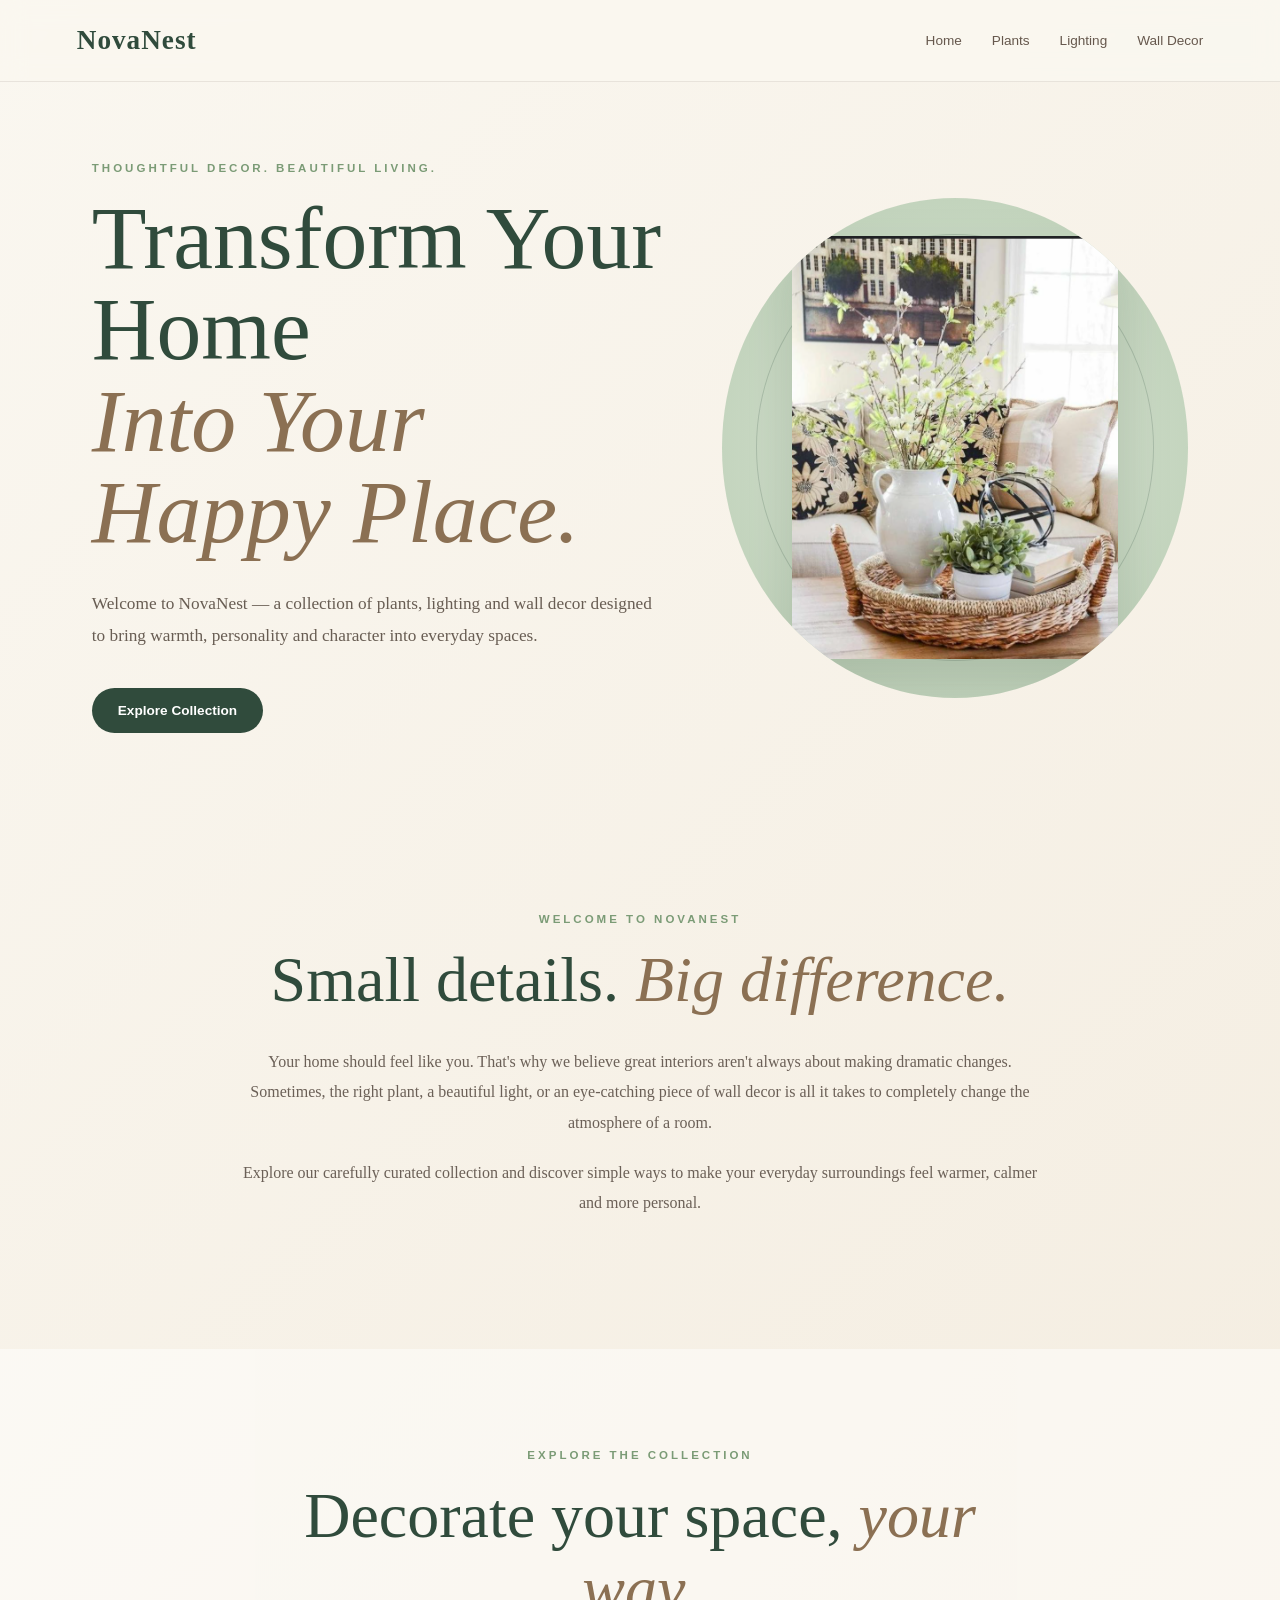
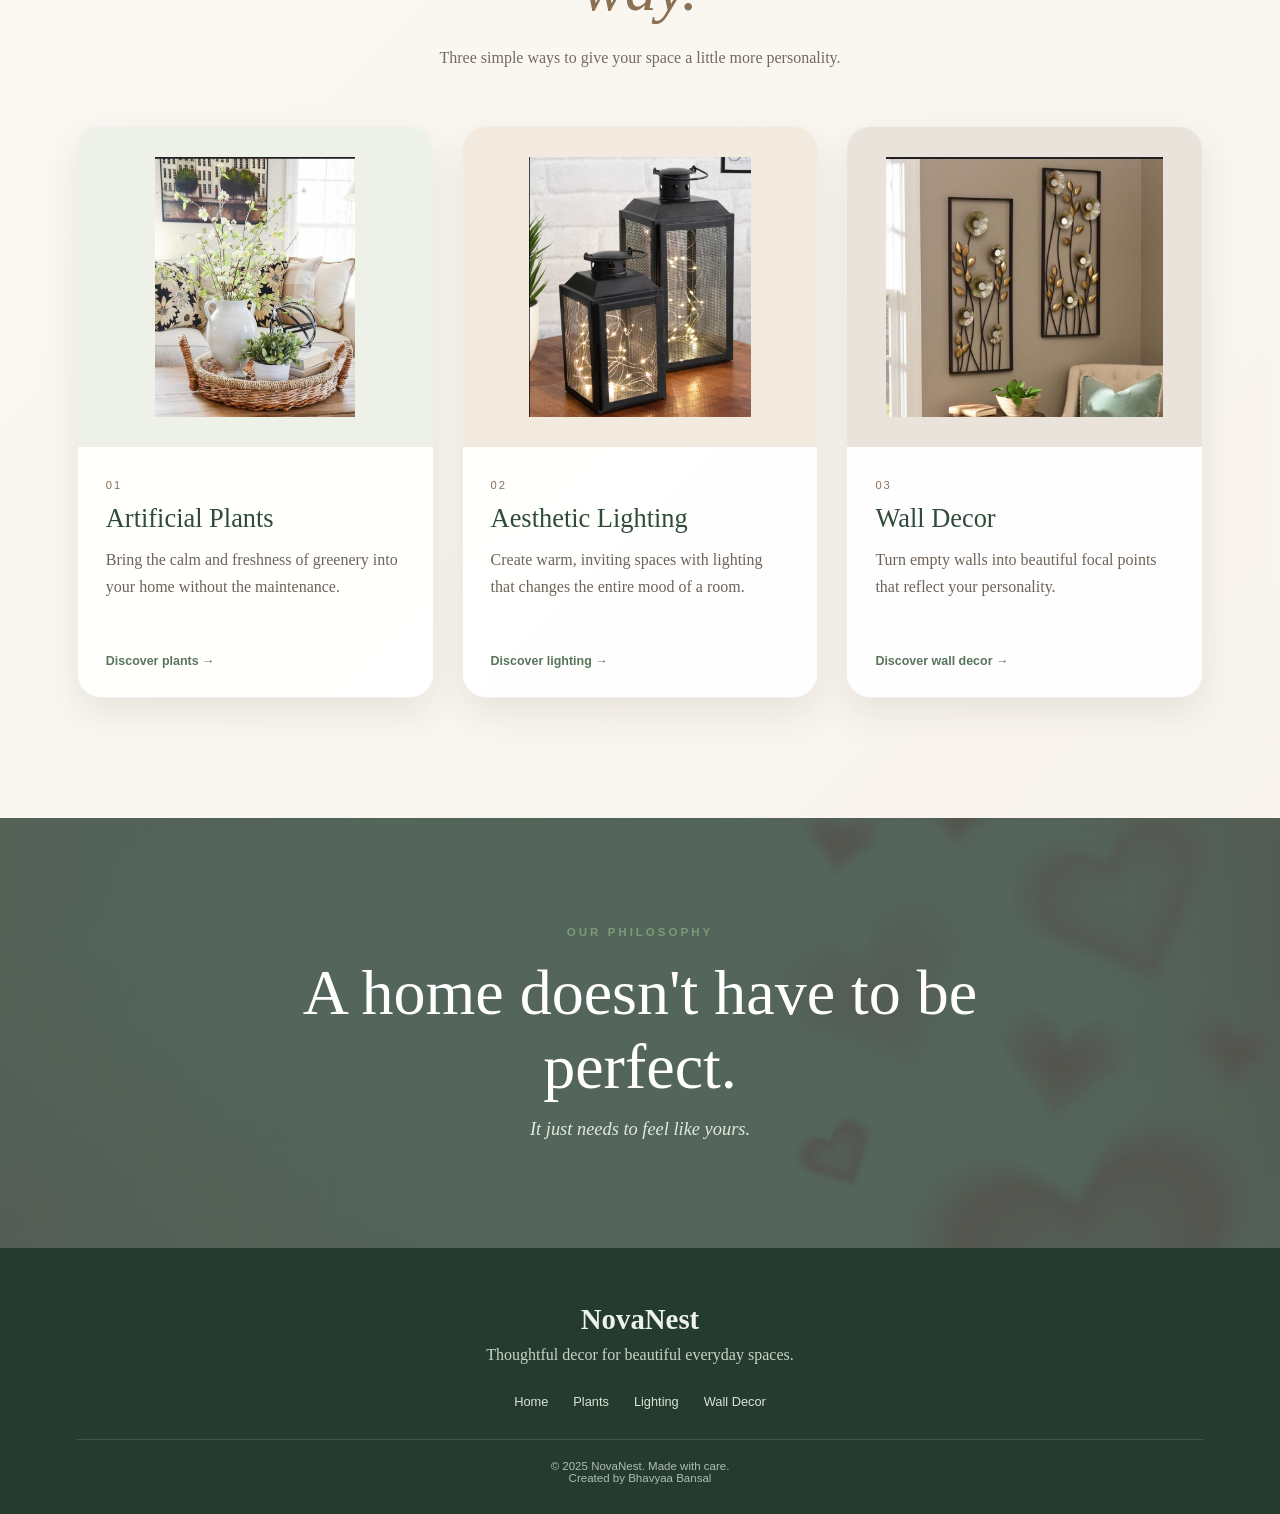
<file: index.html>
<!DOCTYPE html>
<html lang="en">

<head>

    <meta charset="UTF-8">

    <meta
        name="viewport"
        content="width=device-width, initial-scale=1.0"
    >

    <meta
        name="description"
        content="NovaNest — thoughtfully designed home decor for beautiful, comfortable spaces."
    >

    <title>NovaNest | Home Decor</title>

    <link rel="stylesheet" href="style.css">

</head>


<body>

    <!-- =========================
         HEADER
    ========================== -->

    <header class="site-header">

        <div class="brand">
            <a href="index.html">
                NovaNest
            </a>
        </div>

        <nav class="navbar" aria-label="Main navigation">

            <a href="index.html">
                Home
            </a>

            <a href="plants.html">
                Plants
            </a>

            <a href="lighting.html">
                Lighting
            </a>

            <a href="wall-decor.html">
                Wall Decor
            </a>

        </nav>

    </header>


    <!-- =========================
         FLOATING DECOR
    ========================== -->

    <div class="sparkles" aria-hidden="true">

        <span>✦</span>
        <span>✧</span>
        <span>✦</span>
        <span>✧</span>
        <span>✦</span>
        <span>✧</span>
        <span>✦</span>
        <span>✧</span>

    </div>


    <main>


        <!-- =========================
             HERO
        ========================== -->

        <section class="hero">

            <div class="hero-content">

                <p class="eyebrow">
                    Thoughtful decor. Beautiful living.
                </p>

                <h1>
                    Transform Your Home
                    <span>Into Your Happy Place.</span>
                </h1>

                <p class="hero-description">
                    Welcome to NovaNest — a collection of plants,
                    lighting and wall decor designed to bring
                    warmth, personality and character into
                    everyday spaces.
                </p>

                <a
                    href="#collections"
                    class="primary-button"
                >
                    Explore Collection
                </a>

            </div>


            <div class="hero-image">

                <img
                    src="plant-images/pic2.png"
                    alt="Decorative artificial plant"
                >

            </div>

        </section>


        <!-- =========================
             INTRODUCTION
        ========================== -->

        <section class="intro">

            <p class="eyebrow">
                Welcome to NovaNest
            </p>

            <h2>
                Small details.
                <em>Big difference.</em>
            </h2>

            <p>
                Your home should feel like you. That's why we believe
                great interiors aren't always about making dramatic
                changes. Sometimes, the right plant, a beautiful light,
                or an eye-catching piece of wall decor is all it takes
                to completely change the atmosphere of a room.
            </p>

            <p>
                Explore our carefully curated collection and discover
                simple ways to make your everyday surroundings feel
                warmer, calmer and more personal.
            </p>

        </section>


        <!-- =========================
             COLLECTIONS
        ========================== -->

        <section
            class="collections"
            id="collections"
        >

            <div class="section-heading">

                <p class="eyebrow">
                    Explore the collection
                </p>

                <h2>
                    Decorate your space,
                    <em>your way.</em>
                </h2>

                <p>
                    Three simple ways to give your space
                    a little more personality.
                </p>

            </div>


            <div class="collection-grid">


                <!-- Plants -->

                <a
                    href="plants.html"
                    class="collection-card"
                >

                    <div class="card-image">

                        <img
                            src="plant-images/pic2.png"
                            alt="Artificial plant decor"
                        >

                    </div>

                    <div class="card-content">

                        <span class="card-number">
                            01
                        </span>

                        <h3>
                            Artificial Plants
                        </h3>

                        <p>
                            Bring the calm and freshness of greenery
                            into your home without the maintenance.
                        </p>

                        <span class="card-link">
                            Discover plants →
                        </span>

                    </div>

                </a>


                <!-- Lighting -->

                <a
                    href="lighting.html"
                    class="collection-card"
                >

                    <div class="card-image">

                        <img
                            src="lighting-images/pic3.png"
                            alt="Aesthetic home lighting"
                        >

                    </div>

                    <div class="card-content">

                        <span class="card-number">
                            02
                        </span>

                        <h3>
                            Aesthetic Lighting
                        </h3>

                        <p>
                            Create warm, inviting spaces with lighting
                            that changes the entire mood of a room.
                        </p>

                        <span class="card-link">
                            Discover lighting →
                        </span>

                    </div>

                </a>


                <!-- Wall Decor -->

                <a
                    href="wall-decor.html"
                    class="collection-card"
                >

                    <div class="card-image">

                        <img
                            src="wall-decor-images/wall1.png"
                            alt="Wall decor"
                        >

                    </div>

                    <div class="card-content">

                        <span class="card-number">
                            03
                        </span>

                        <h3>
                            Wall Decor
                        </h3>

                        <p>
                            Turn empty walls into beautiful focal points
                            that reflect your personality.
                        </p>

                        <span class="card-link">
                            Discover wall decor →
                        </span>

                    </div>

                </a>

            </div>

        </section>


        <!-- =========================
             PHILOSOPHY
        ========================== -->

        <section class="philosophy">

            <div>

                <p class="eyebrow">
                    Our philosophy
                </p>

                <h2>
                    A home doesn't have
                    to be perfect.
                </h2>

                <p>
                    It just needs to feel like yours.
                </p>

            </div>

        </section>

    </main>


    <!-- =========================
         FOOTER
    ========================== -->

    <footer class="site-footer">

        <div>

            <h2>
                NovaNest
            </h2>

            <p>
                Thoughtful decor for beautiful everyday spaces.
            </p>

        </div>

        <div class="footer-links">

            <a href="index.html">
                Home
            </a>

            <a href="plants.html">
                Plants
            </a>

            <a href="lighting.html">
                Lighting
            </a>

            <a href="wall-decor.html">
                Wall Decor
            </a>

        </div>

        <p class="copyright">
            © 2025 NovaNest. Made with care.<br>
            Created by Bhavyaa Bansal 
        </p>

    </footer>

</body>

</html>
</file>
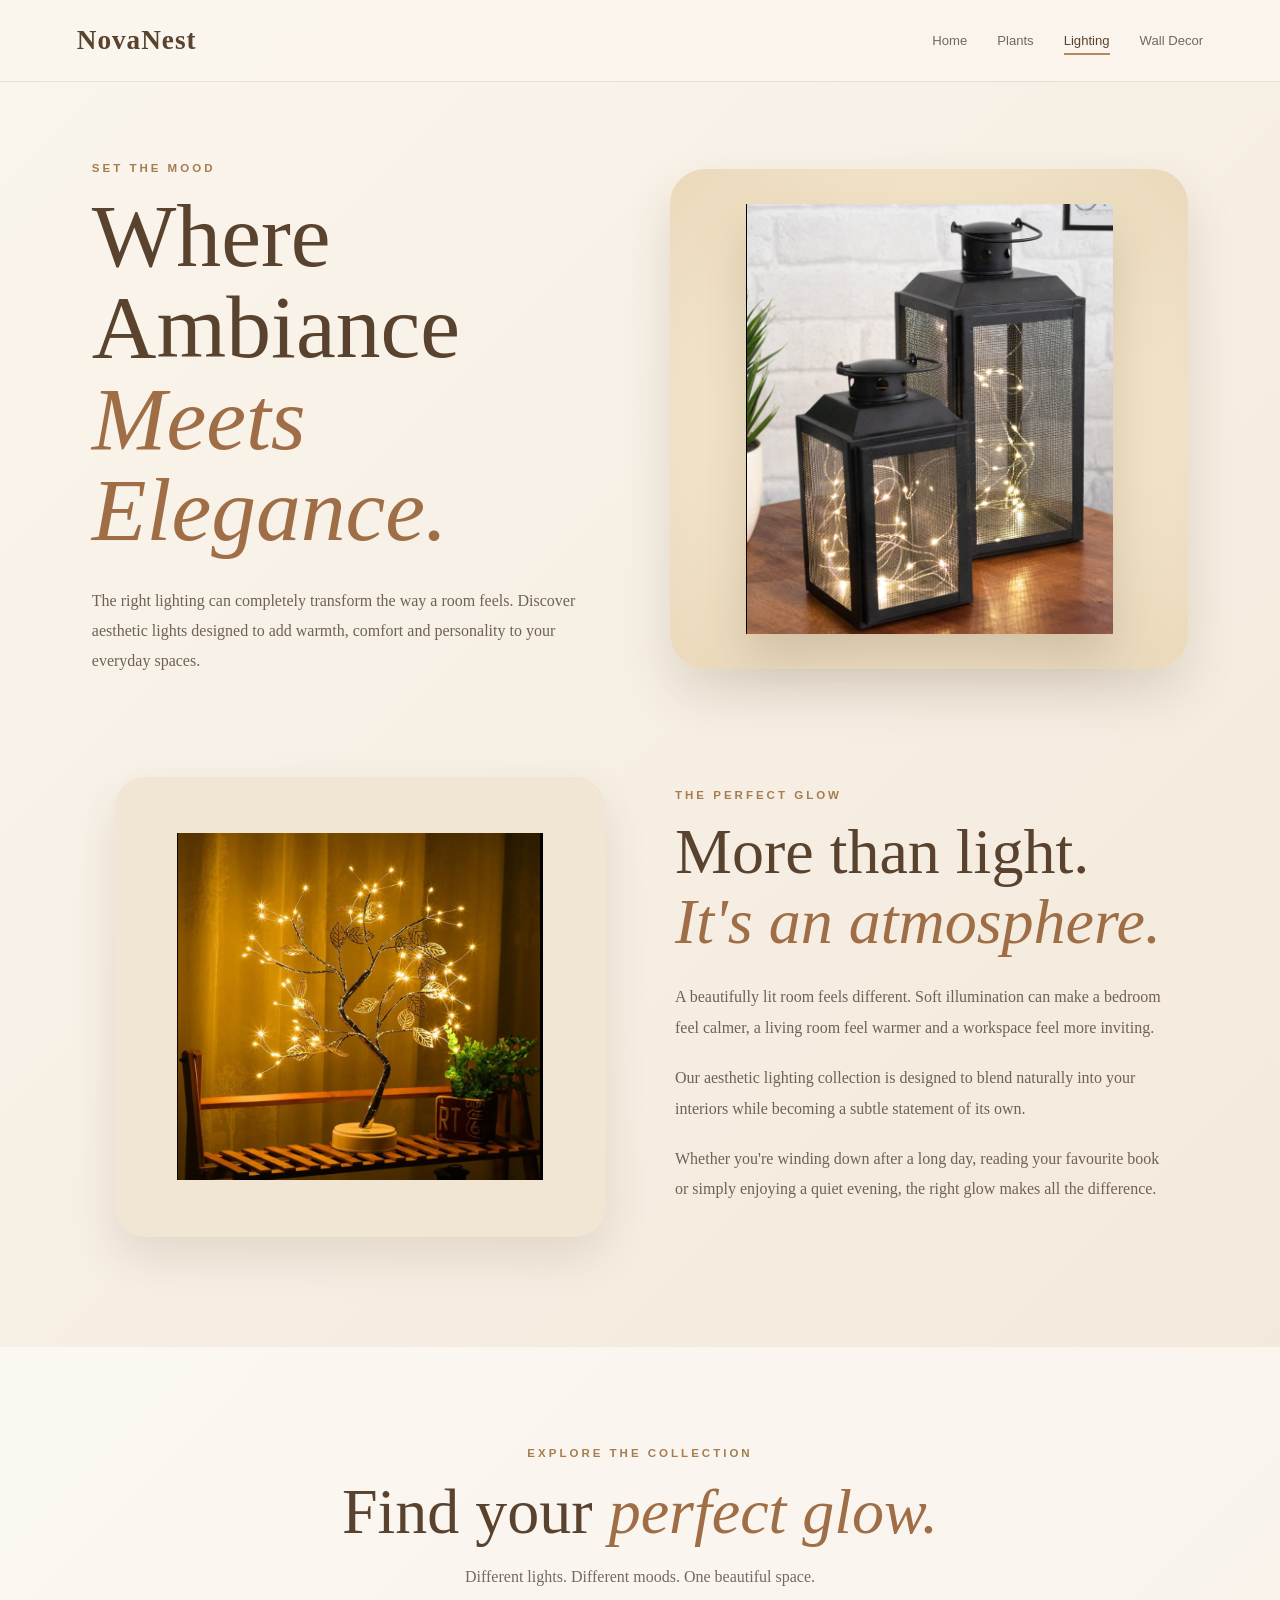
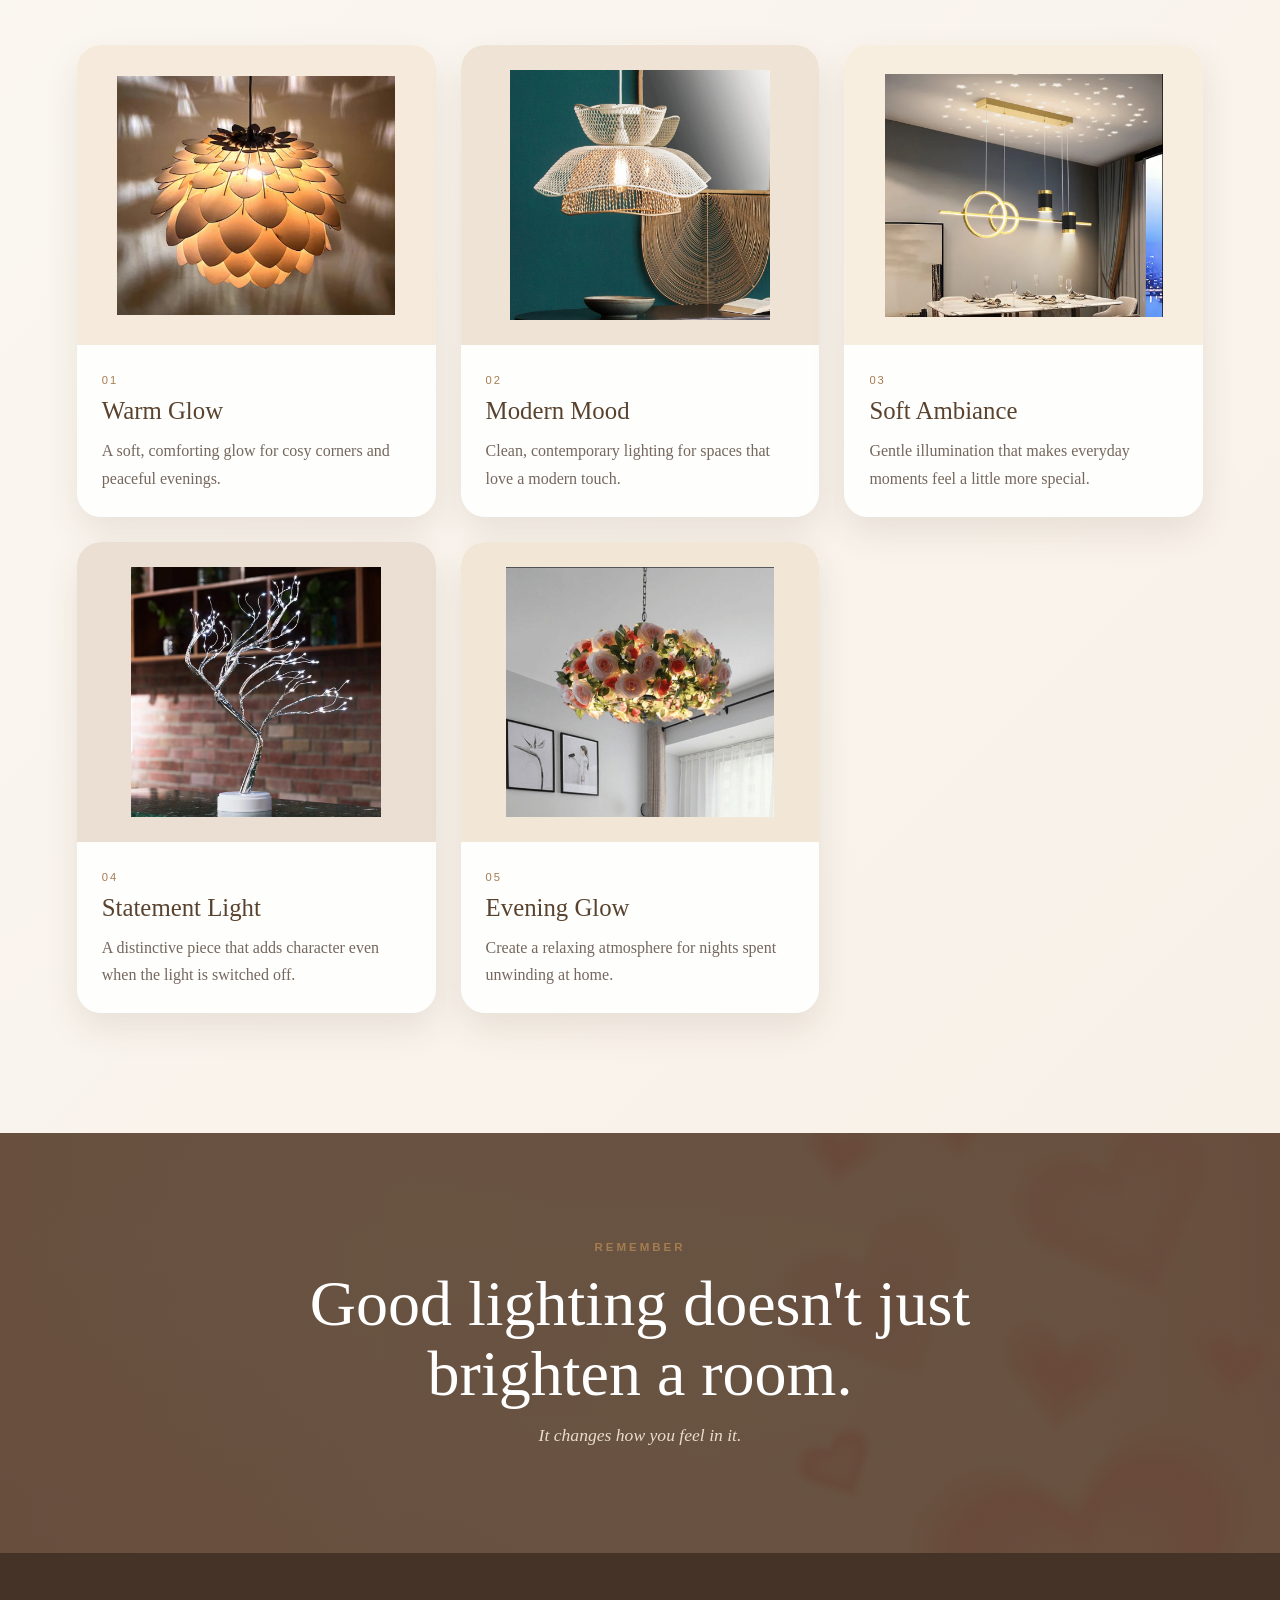
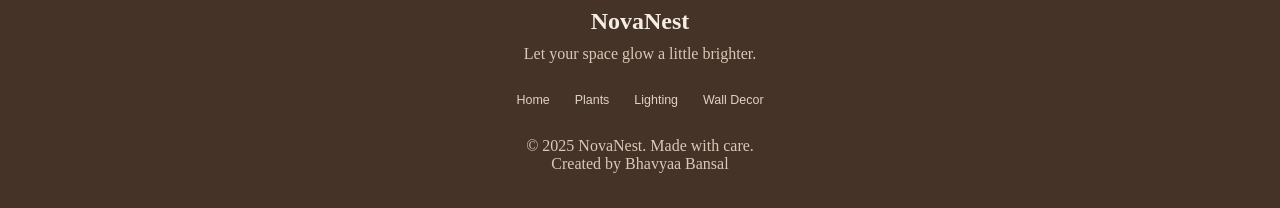
<file: lighting.html>
<!DOCTYPE html>
<html lang="en">

<head>

    <meta charset="UTF-8">

    <meta
        name="viewport"
        content="width=device-width, initial-scale=1.0"
    >

    <meta
        name="description"
        content="Explore aesthetic lighting designed to create warm and inviting spaces."
    >

    <title>NovaNest | Lighting</title>

    <link rel="stylesheet" href="lighting.css">

</head>


<body>

    <!-- =========================
         HEADER
    ========================== -->

    <header class="site-header">

        <div class="brand">
            <a href="index.html">
                NovaNest
            </a>
        </div>

        <nav class="navbar" aria-label="Main navigation">

            <a href="index.html">
                Home
            </a>

            <a href="plants.html">
                Plants
            </a>

            <a
                href="lighting.html"
                class="active"
            >
                Lighting
            </a>

            <a href="wall-decor.html">
                Wall Decor
            </a>

        </nav>

    </header>


    <main>


        <!-- =========================
             HERO
        ========================== -->

        <section class="lighting-hero">

            <div class="hero-content">

                <p class="eyebrow">
                    Set the mood
                </p>

                <h1>
                    Where Ambiance
                    <em>Meets Elegance.</em>
                </h1>

                <p>
                    The right lighting can completely transform
                    the way a room feels. Discover aesthetic lights
                    designed to add warmth, comfort and personality
                    to your everyday spaces.
                </p>

            </div>


            <div class="hero-light">

                <img
                    src="lighting-images/pic3.png"
                    alt="Aesthetic decorative light"
                >

            </div>

        </section>


        <!-- =========================
             FEATURE
        ========================== -->

        <section class="lighting-feature">

            <div class="feature-image">

                <img
                    src="lighting-images/light.png"
                    alt="Featured aesthetic light"
                >

            </div>


            <div class="feature-content">

                <p class="eyebrow">
                    The perfect glow
                </p>

                <h2>
                    More than light.
                    <em>It's an atmosphere.</em>
                </h2>

                <p>
                    A beautifully lit room feels different.
                    Soft illumination can make a bedroom feel
                    calmer, a living room feel warmer and a
                    workspace feel more inviting.
                </p>

                <p>
                    Our aesthetic lighting collection is designed
                    to blend naturally into your interiors while
                    becoming a subtle statement of its own.
                </p>

                <p>
                    Whether you're winding down after a long day,
                    reading your favourite book or simply enjoying
                    a quiet evening, the right glow makes all
                    the difference.
                </p>

            </div>

        </section>


        <!-- =========================
             COLLECTION
        ========================== -->

        <section class="lighting-collection">

            <div class="section-heading">

                <p class="eyebrow">
                    Explore the collection
                </p>

                <h2>
                    Find your
                    <em>perfect glow.</em>
                </h2>

                <p>
                    Different lights. Different moods.
                    One beautiful space.
                </p>

            </div>


            <div class="lighting-grid">


                <article class="light-card">

                    <div class="light-image">

                        <img
                            src="lighting-images/light1.png"
                            alt="Aesthetic light design 1"
                        >

                    </div>

                    <div class="light-info">

                        <span>
                            01
                        </span>

                        <h3>
                            Warm Glow
                        </h3>

                        <p>
                            A soft, comforting glow for cosy corners
                            and peaceful evenings.
                        </p>

                    </div>

                </article>


                <article class="light-card">

                    <div class="light-image">

                        <img
                            src="lighting-images/light2.png"
                            alt="Aesthetic light design 2"
                        >

                    </div>

                    <div class="light-info">

                        <span>
                            02
                        </span>

                        <h3>
                            Modern Mood
                        </h3>

                        <p>
                            Clean, contemporary lighting for spaces
                            that love a modern touch.
                        </p>

                    </div>

                </article>


                <article class="light-card">

                    <div class="light-image">

                        <img
                            src="lighting-images/light3.png"
                            alt="Aesthetic light design 3"
                        >

                    </div>

                    <div class="light-info">

                        <span>
                            03
                        </span>

                        <h3>
                            Soft Ambiance
                        </h3>

                        <p>
                            Gentle illumination that makes everyday
                            moments feel a little more special.
                        </p>

                    </div>

                </article>


                <article class="light-card">

                    <div class="light-image">

                        <img
                            src="lighting-images/light4.png"
                            alt="Aesthetic light design 4"
                        >

                    </div>

                    <div class="light-info">

                        <span>
                            04
                        </span>

                        <h3>
                            Statement Light
                        </h3>

                        <p>
                            A distinctive piece that adds character
                            even when the light is switched off.
                        </p>

                    </div>

                </article>


                <article class="light-card">

                    <div class="light-image">

                        <img
                            src="lighting-images/light5.png"
                            alt="Aesthetic light design 5"
                        >

                    </div>

                    <div class="light-info">

                        <span>
                            05
                        </span>

                        <h3>
                            Evening Glow
                        </h3>

                        <p>
                            Create a relaxing atmosphere for nights
                            spent unwinding at home.
                        </p>

                    </div>

                </article>


            </div>

        </section>


        <!-- =========================
             QUOTE
        ========================== -->

        <section class="lighting-quote">

            <div>

                <p class="eyebrow">
                    Remember
                </p>

                <h2>
                    Good lighting doesn't
                    just brighten a room.
                </h2>

                <p>
                    It changes how you feel in it.
                </p>

            </div>

        </section>

    </main>


    <!-- =========================
         FOOTER
    ========================== -->

    <footer class="site-footer">

        <h2>
            NovaNest
        </h2>

        <p>
            Let your space glow a little brighter.
        </p>

        <div class="footer-links">

            <a href="index.html">
                Home
            </a>

            <a href="plants.html">
                Plants
            </a>

            <a href="lighting.html">
                Lighting
            </a>

            <a href="wall-decor.html">
                Wall Decor
            </a>
            
        </div>

        <p class="copyright">
            © 2025 NovaNest. Made with care.<br>
            Created by Bhavyaa Bansal 
        </p>

    </footer>

</body>

</html>
</file>
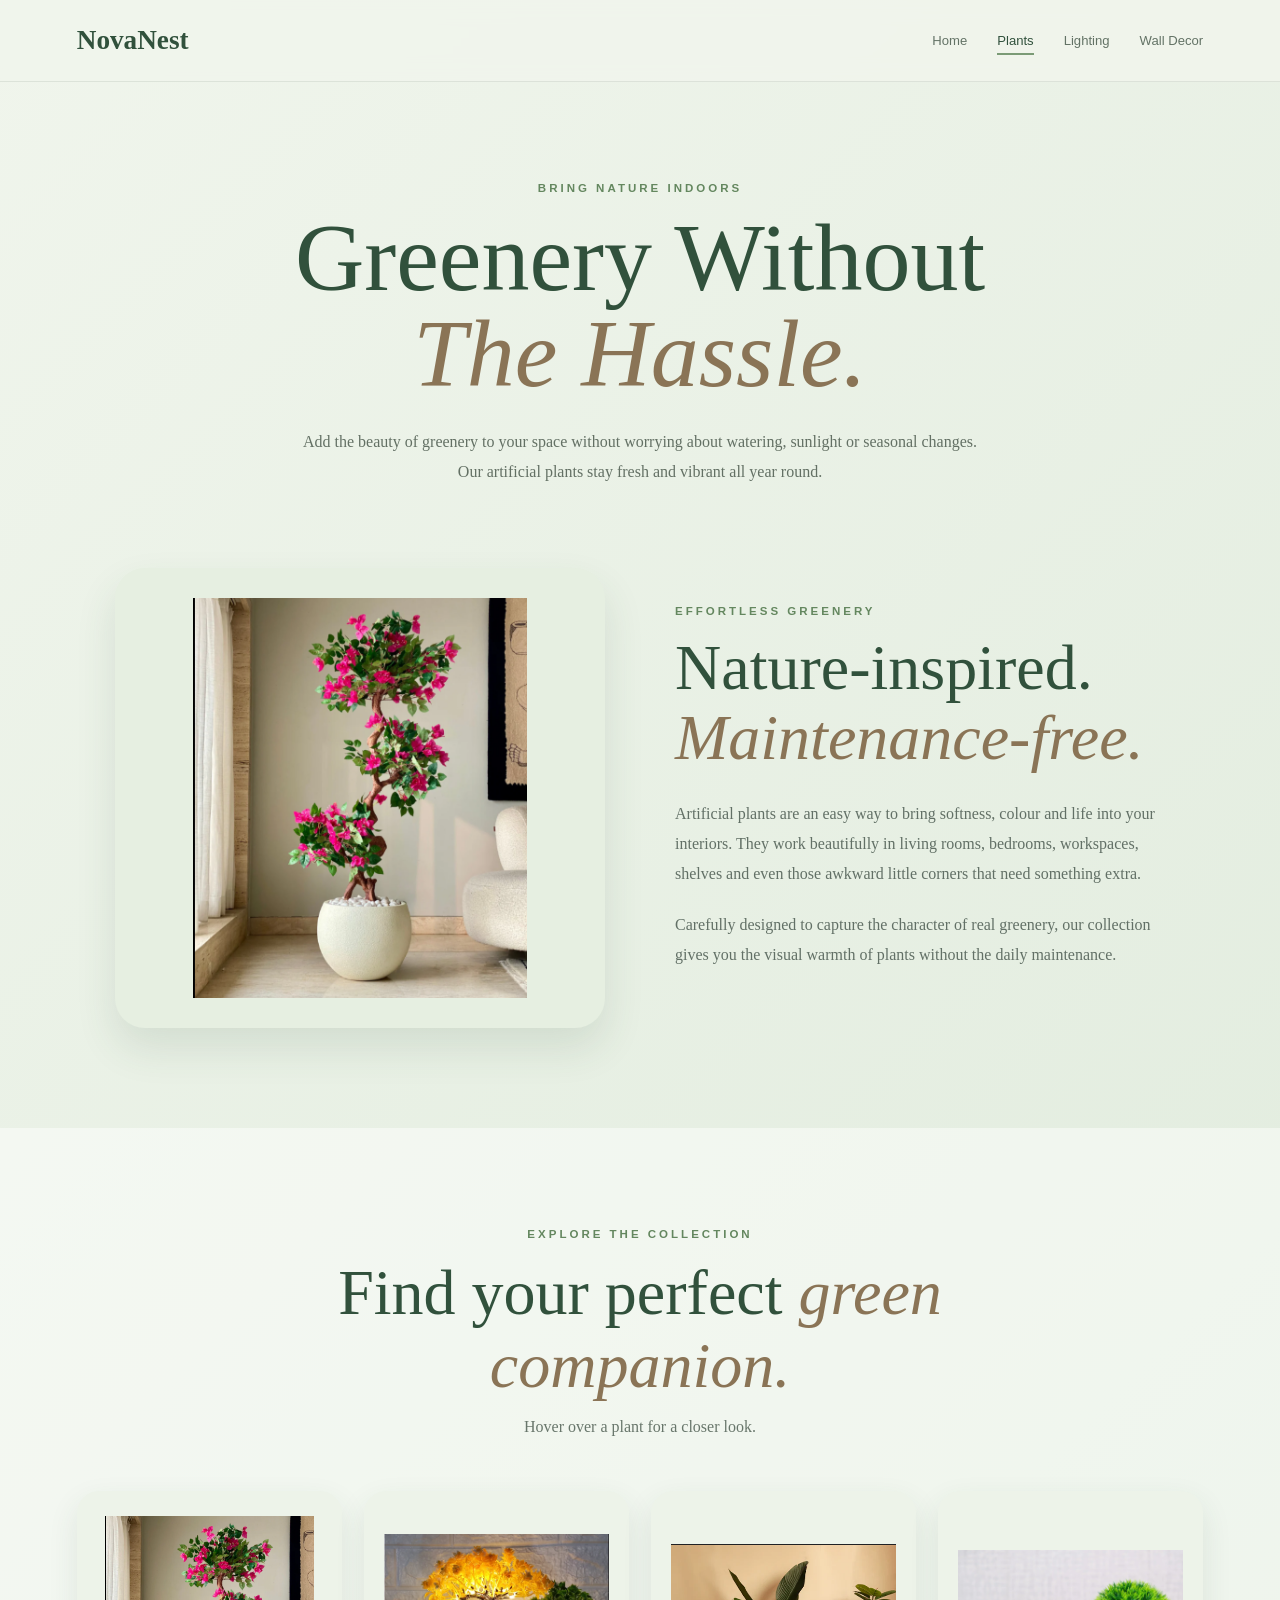
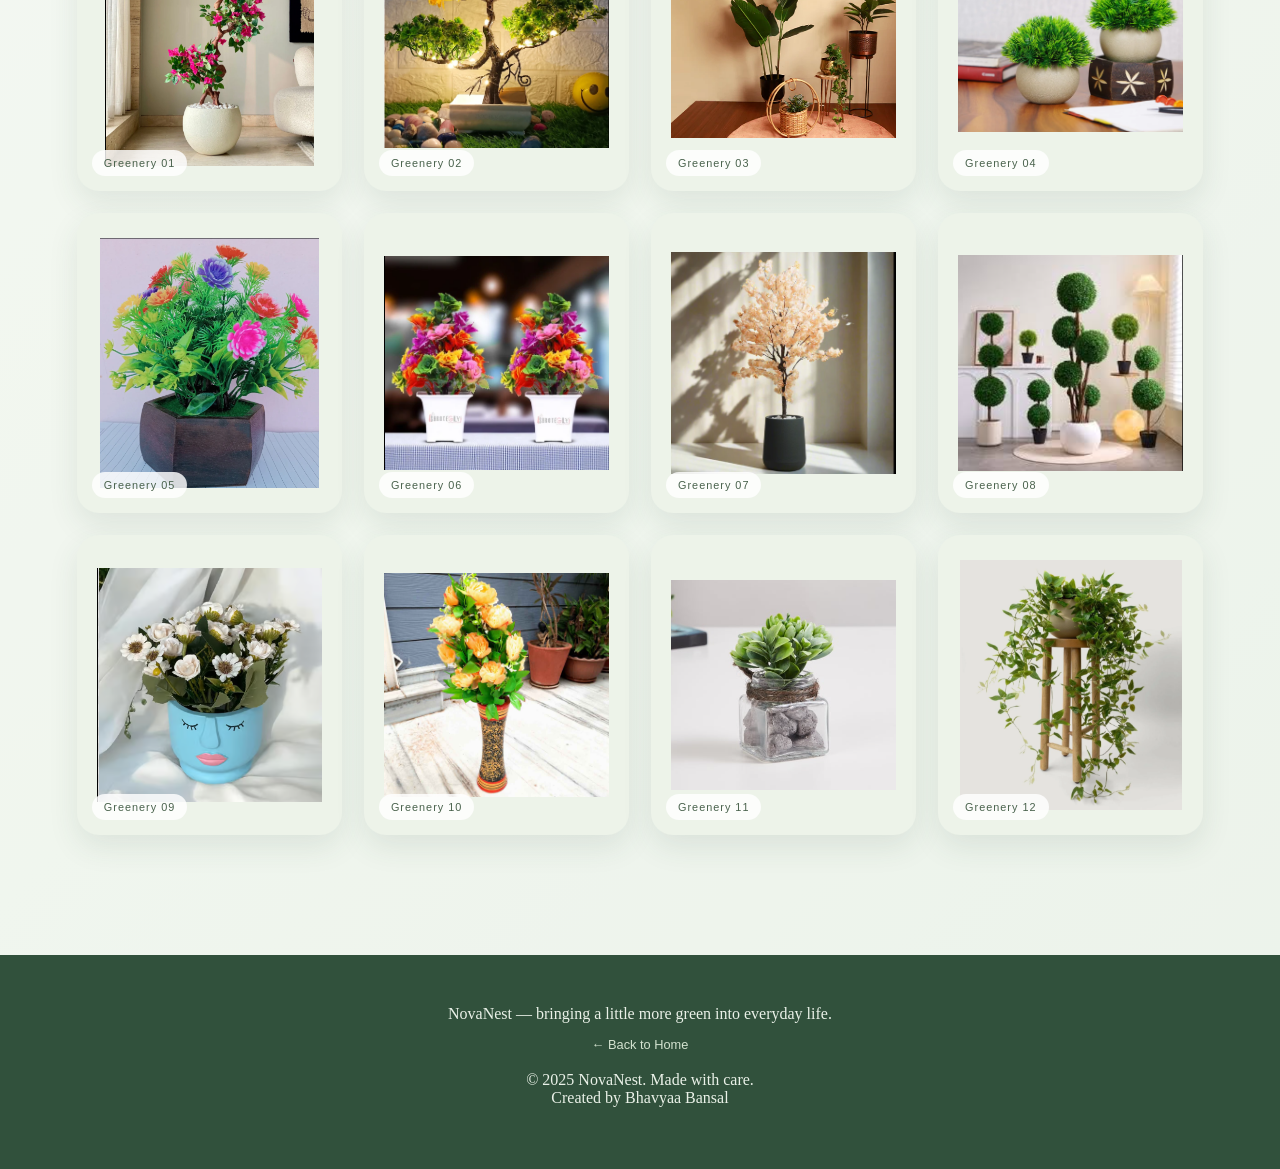
<file: plants.html>
<!DOCTYPE html>
<html lang="en">

<head>

    <meta charset="UTF-8">

    <meta
        name="viewport"
        content="width=device-width, initial-scale=1.0"
    >

    <meta
        name="description"
        content="Explore NovaNest's collection of realistic artificial plants."
    >

    <title>NovaNest | Artificial Plants</title>

    <link rel="stylesheet" href="plants.css">

</head>


<body>

    <!-- HEADER -->

    <header class="site-header">

        <div class="brand">
            <a href="index.html">
                NovaNest
            </a>
        </div>

        <nav class="navbar">

            <a href="index.html">
                Home
            </a>

            <a href="plants.html" class="active">
                Plants
            </a>

            <a href="lighting.html">
                Lighting
            </a>

            <a href="wall-decor.html">
                Wall Decor
            </a>

        </nav>

    </header>


    <main>


        <!-- HERO -->

        <section class="plants-hero">

            <p class="eyebrow">
                Bring nature indoors
            </p>

            <h1>
                Greenery Without
                <em>The Hassle.</em>
            </h1>

            <p>
                Add the beauty of greenery to your space without
                worrying about watering, sunlight or seasonal changes.
                Our artificial plants stay fresh and vibrant all year round.
            </p>

        </section>


        <!-- FEATURE -->

        <section class="plant-feature">

            <div class="feature-image">

                <img
                    src="plant-images/plant1.png"
                    alt="Artificial decorative plant"
                >

            </div>

            <div class="feature-content">

                <p class="eyebrow">
                    Effortless greenery
                </p>

                <h2>
                    Nature-inspired.
                    <em>Maintenance-free.</em>
                </h2>

                <p>
                    Artificial plants are an easy way to bring softness,
                    colour and life into your interiors. They work beautifully
                    in living rooms, bedrooms, workspaces, shelves and
                    even those awkward little corners that need something extra.
                </p>

                <p>
                    Carefully designed to capture the character of real
                    greenery, our collection gives you the visual warmth
                    of plants without the daily maintenance.
                </p>

            </div>

        </section>


        <!-- GALLERY -->

        <section class="plant-gallery-section">

            <div class="section-heading">

                <p class="eyebrow">
                    Explore the collection
                </p>

                <h2>
                    Find your perfect
                    <em>green companion.</em>
                </h2>

                <p>
                    Hover over a plant for a closer look.
                </p>

            </div>


            <div class="plant-gallery">


                <div class="plant-card">

                    <img
                        src="plant-images/plant1.png"
                        alt="Artificial plant 1"
                    >

                    <div class="plant-label">
                        Greenery 01
                    </div>

                </div>


                <div class="plant-card">

                    <img
                        src="plant-images/plant2.png"
                        alt="Artificial plant 2"
                    >

                    <div class="plant-label">
                        Greenery 02
                    </div>

                </div>


                <div class="plant-card">

                    <img
                        src="plant-images/plant3.png"
                        alt="Artificial plant 3"
                    >

                    <div class="plant-label">
                        Greenery 03
                    </div>

                </div>


                <div class="plant-card">

                    <img
                        src="plant-images/plant4.png"
                        alt="Artificial plant 4"
                    >

                    <div class="plant-label">
                        Greenery 04
                    </div>

                </div>


                <div class="plant-card">

                    <img
                        src="plant-images/plant5.png"
                        alt="Artificial plant 5"
                    >

                    <div class="plant-label">
                        Greenery 05
                    </div>

                </div>


                <div class="plant-card">

                    <img
                        src="plant-images/plant6.png"
                        alt="Artificial plant 6"
                    >

                    <div class="plant-label">
                        Greenery 06
                    </div>

                </div>


                <div class="plant-card">

                    <img
                        src="plant-images/plant7.png"
                        alt="Artificial plant 7"
                    >

                    <div class="plant-label">
                        Greenery 07
                    </div>

                </div>


                <div class="plant-card">

                    <img
                        src="plant-images/plant8.png"
                        alt="Artificial plant 8"
                    >

                    <div class="plant-label">
                        Greenery 08
                    </div>

                </div>


                <div class="plant-card">

                    <img
                        src="plant-images/plant9.png"
                        alt="Artificial plant 9"
                    >

                    <div class="plant-label">
                        Greenery 09
                    </div>

                </div>


                <div class="plant-card">

                    <img
                        src="plant-images/plant10.png"
                        alt="Artificial plant 10"
                    >

                    <div class="plant-label">
                        Greenery 10
                    </div>

                </div>


                <div class="plant-card">

                    <img
                        src="plant-images/plant11.png"
                        alt="Artificial plant 11"
                    >

                    <div class="plant-label">
                        Greenery 11
                    </div>

                </div>


                <div class="plant-card">

                    <img
                        src="plant-images/plant12.png"
                        alt="Artificial plant 12"
                    >

                    <div class="plant-label">
                        Greenery 12
                    </div>

                </div>

            </div>

        </section>

    </main>


    <footer class="site-footer">

        <p>
            NovaNest — bringing a little more green into everyday life.
        </p>

        <a href="index.html">
            ← Back to Home
        </a>
        <br><br>
        <p class="copyright">
            © 2025 NovaNest. Made with care.<br>
            Created by Bhavyaa Bansal 
        </p>

    </footer>

</body>

</html>
</file>
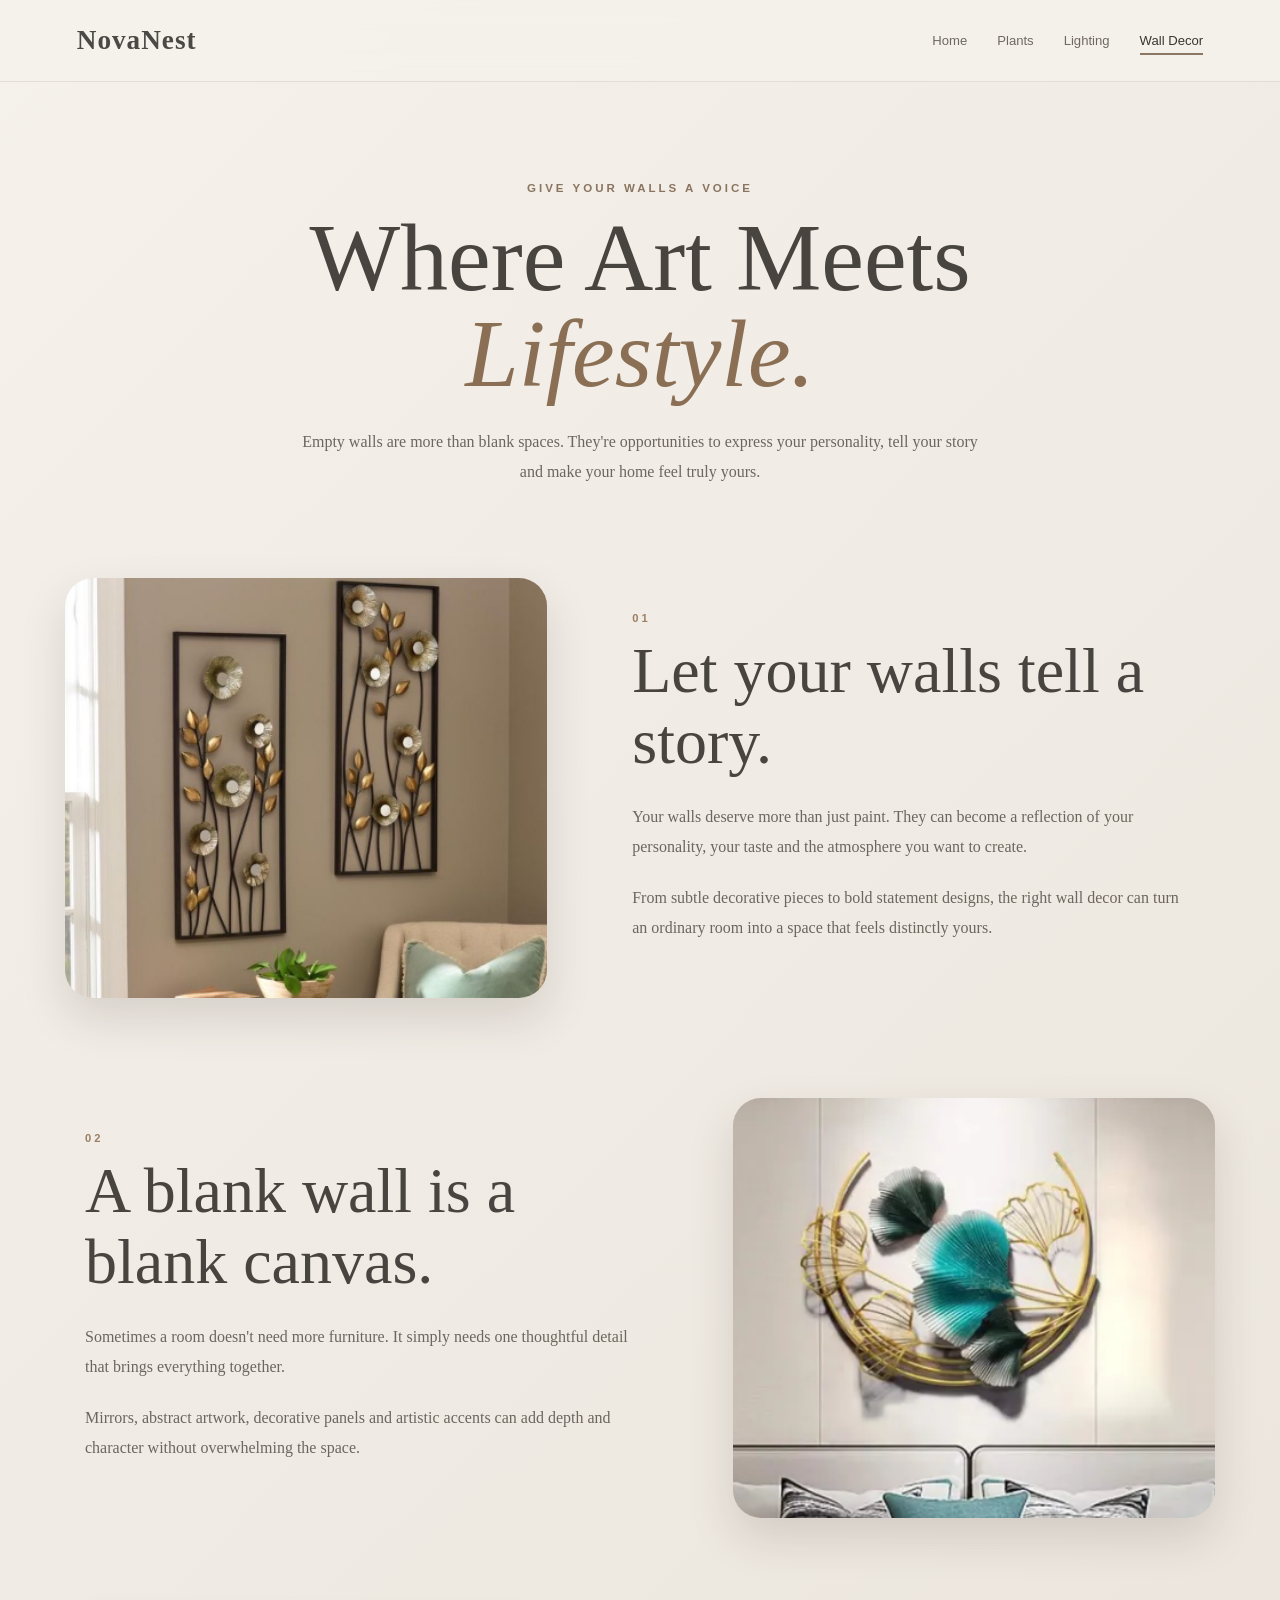
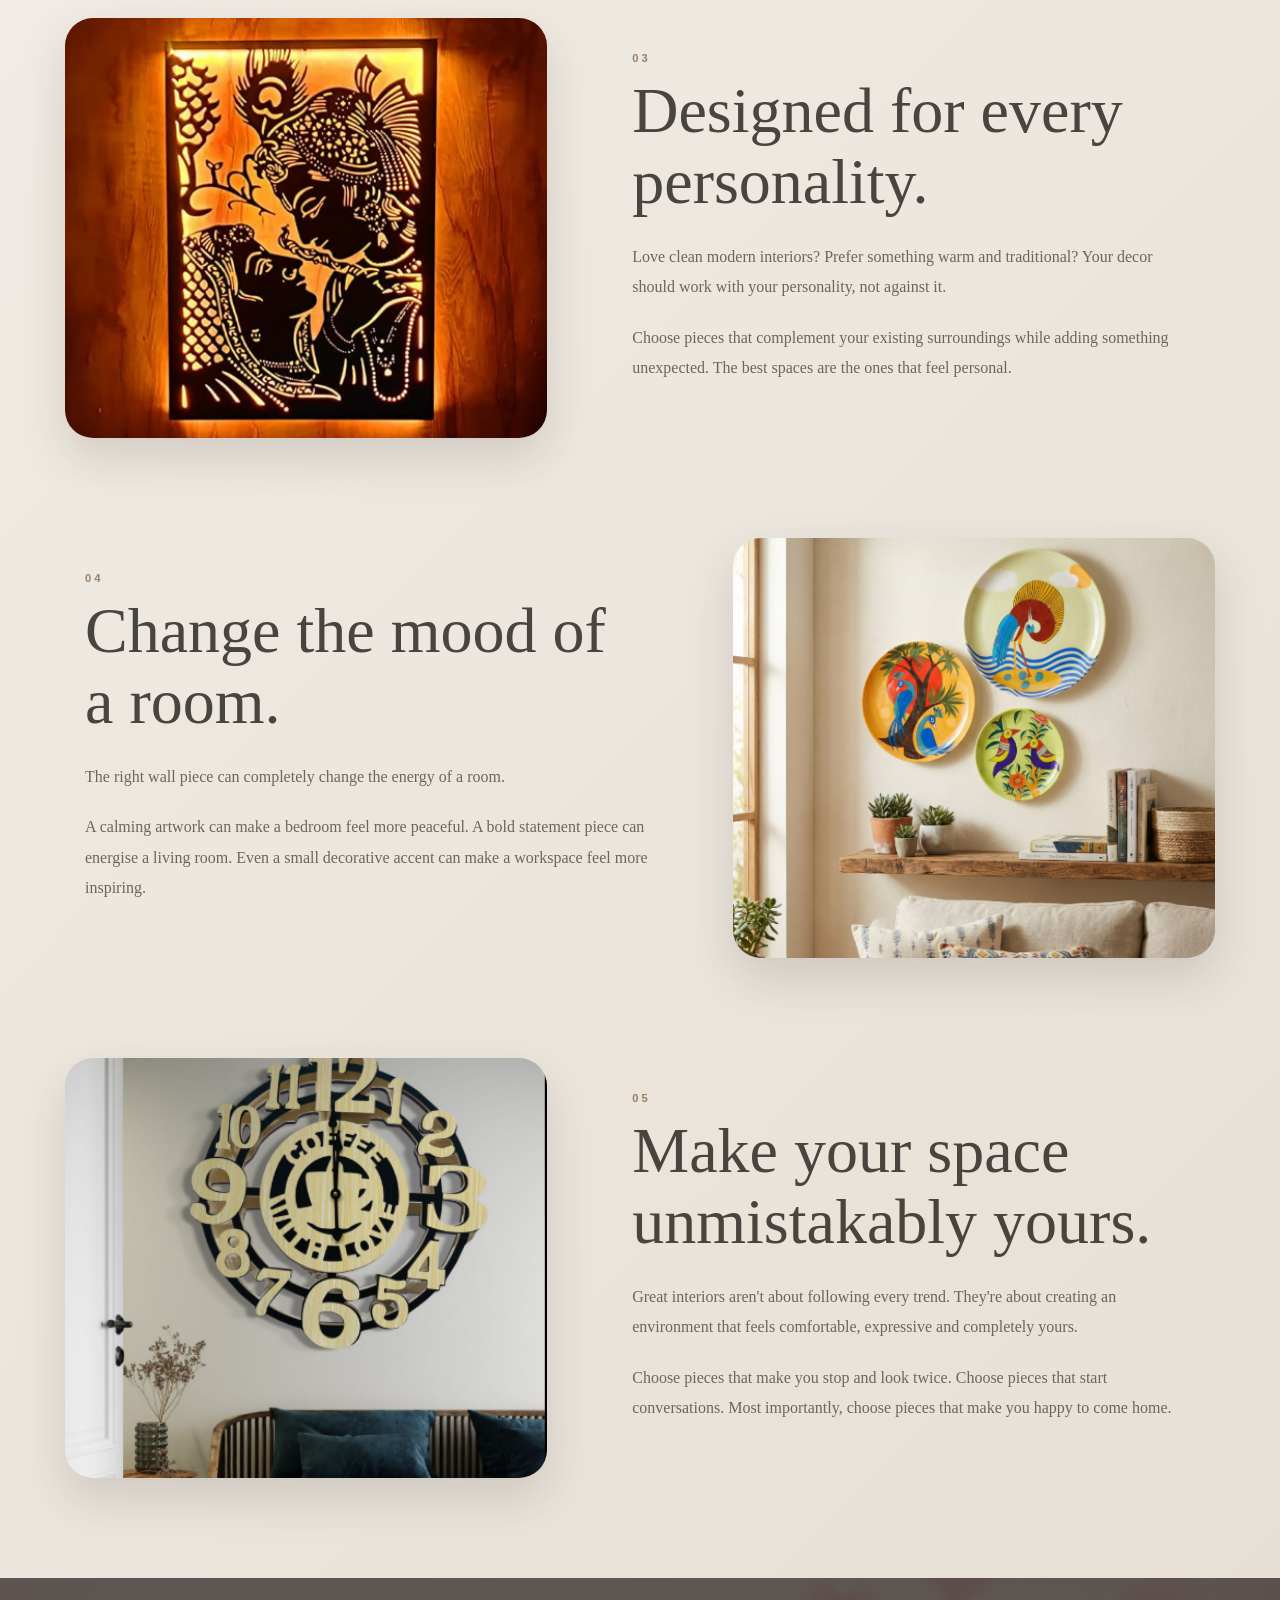
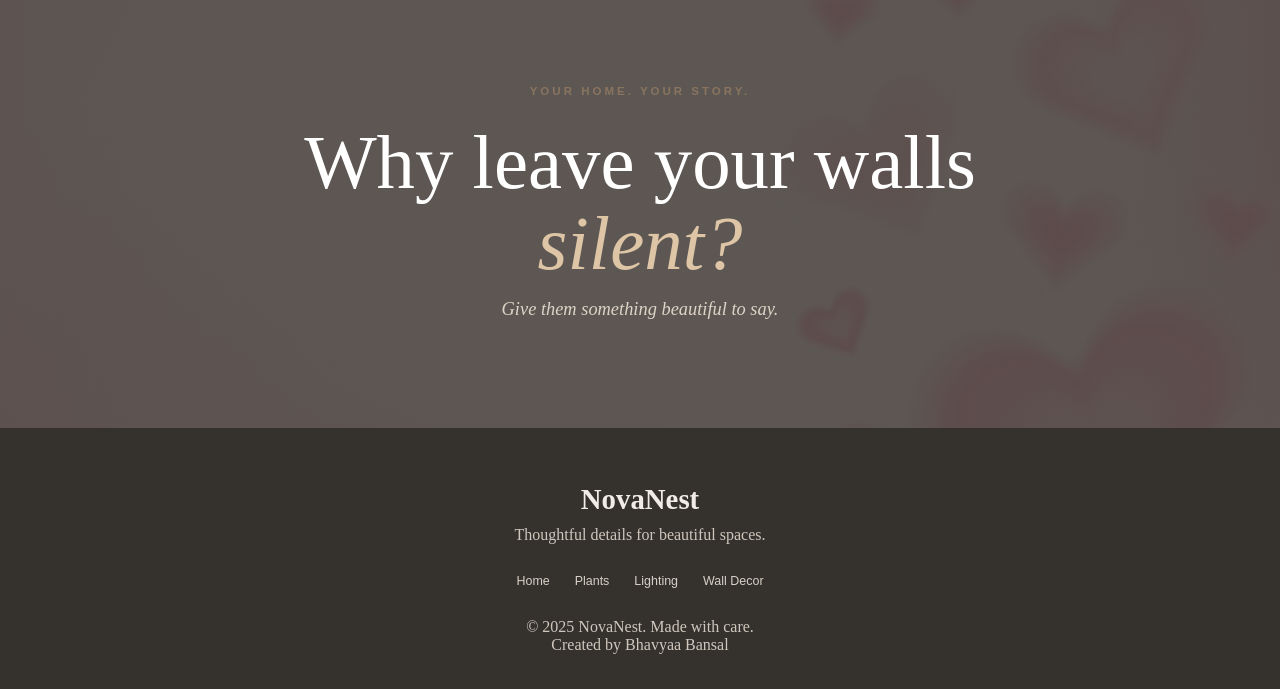
<file: wall-decor.html>
<!DOCTYPE html>
<html lang="en">

<head>

    <meta charset="UTF-8">

    <meta
        name="viewport"
        content="width=device-width, initial-scale=1.0"
    >

    <meta
        name="description"
        content="Explore NovaNest wall decor designed to bring personality and character to your interiors."
    >

    <title>NovaNest | Wall Decor</title>

    <link rel="stylesheet" href="wall-decor.css">

</head>


<body>

    <!-- =========================
         HEADER
    ========================== -->

    <header class="site-header">

        <div class="brand">

            <a href="index.html">
                NovaNest
            </a>

        </div>


        <nav class="navbar" aria-label="Main navigation">

            <a href="index.html">
                Home
            </a>

            <a href="plants.html">
                Plants
            </a>

            <a href="lighting.html">
                Lighting
            </a>

            <a
                href="wall-decor.html"
                class="active"
            >
                Wall Decor
            </a>

        </nav>

    </header>


    <main>


        <!-- =========================
             HERO
        ========================== -->

        <section class="decor-hero">

            <p class="eyebrow">
                Give your walls a voice
            </p>

            <h1>
                Where Art Meets
                <em>Lifestyle.</em>
            </h1>

            <p>
                Empty walls are more than blank spaces.
                They're opportunities to express your personality,
                tell your story and make your home feel truly yours.
            </p>

        </section>


        <!-- =========================
             STORY 01
        ========================== -->

        <section class="decor-row">

            <div class="decor-image">

                <img
                    src="wall-decor-images/wall1.png"
                    alt="Decorative wall art"
                >

            </div>


            <div class="decor-text">

                <span class="chapter-number">
                    01
                </span>

                <h2>
                    Let your walls
                    tell a story.
                </h2>

                <p>
                    Your walls deserve more than just paint.
                    They can become a reflection of your personality,
                    your taste and the atmosphere you want to create.
                </p>

                <p>
                    From subtle decorative pieces to bold statement
                    designs, the right wall decor can turn an ordinary
                    room into a space that feels distinctly yours.
                </p>

            </div>

        </section>


        <!-- =========================
             STORY 02
        ========================== -->

        <section class="decor-row reverse">

            <div class="decor-image">

                <img
                    src="wall-decor-images/wall2.png"
                    alt="Decorative wall piece"
                >

            </div>


            <div class="decor-text">

                <span class="chapter-number">
                    02
                </span>

                <h2>
                    A blank wall is
                    a blank canvas.
                </h2>

                <p>
                    Sometimes a room doesn't need more furniture.
                    It simply needs one thoughtful detail that brings
                    everything together.
                </p>

                <p>
                    Mirrors, abstract artwork, decorative panels
                    and artistic accents can add depth and character
                    without overwhelming the space.
                </p>

            </div>

        </section>


        <!-- =========================
             STORY 03
        ========================== -->

        <section class="decor-row">

            <div class="decor-image">

                <img
                    src="wall-decor-images/wall3.png"
                    alt="Modern wall decoration"
                >

            </div>


            <div class="decor-text">

                <span class="chapter-number">
                    03
                </span>

                <h2>
                    Designed for
                    every personality.
                </h2>

                <p>
                    Love clean modern interiors?
                    Prefer something warm and traditional?
                    Your decor should work with your personality,
                    not against it.
                </p>

                <p>
                    Choose pieces that complement your existing
                    surroundings while adding something unexpected.
                    The best spaces are the ones that feel personal.
                </p>

            </div>

        </section>


        <!-- =========================
             STORY 04
        ========================== -->

        <section class="decor-row reverse">

            <div class="decor-image">

                <img
                    src="wall-decor-images/wall4.png"
                    alt="Elegant wall decor"
                >

            </div>


            <div class="decor-text">

                <span class="chapter-number">
                    04
                </span>

                <h2>
                    Change the mood
                    of a room.
                </h2>

                <p>
                    The right wall piece can completely change
                    the energy of a room.
                </p>

                <p>
                    A calming artwork can make a bedroom feel
                    more peaceful. A bold statement piece can
                    energise a living room. Even a small decorative
                    accent can make a workspace feel more inspiring.
                </p>

            </div>

        </section>


        <!-- =========================
             STORY 05
        ========================== -->

        <section class="decor-row">

            <div class="decor-image">

                <img
                    src="wall-decor-images/wall5.png"
                    alt="Statement wall decoration"
                >

            </div>


            <div class="decor-text">

                <span class="chapter-number">
                    05
                </span>

                <h2>
                    Make your space
                    unmistakably yours.
                </h2>

                <p>
                    Great interiors aren't about following every trend.
                    They're about creating an environment that feels
                    comfortable, expressive and completely yours.
                </p>

                <p>
                    Choose pieces that make you stop and look twice.
                    Choose pieces that start conversations.
                    Most importantly, choose pieces that make you
                    happy to come home.
                </p>

            </div>

        </section>


        <!-- =========================
             FINAL MESSAGE
        ========================== -->

        <section class="decor-quote">

            <p class="eyebrow">
                Your home. Your story.
            </p>

            <h2>
                Why leave your walls
                <em>silent?</em>
            </h2>

            <p>
                Give them something beautiful to say.
            </p>

        </section>

    </main>


    <!-- =========================
         FOOTER
    ========================== -->

    <footer class="site-footer">

        <h2>
            NovaNest
        </h2>

        <p>
            Thoughtful details for beautiful spaces.
        </p>

        <div class="footer-links">

            <a href="index.html">
                Home
            </a>

            <a href="plants.html">
                Plants
            </a>

            <a href="lighting.html">
                Lighting
            </a>

            <a href="wall-decor.html">
                Wall Decor
            </a>

        </div>
        <p class="copyright">
            © 2025 NovaNest. Made with care.<br>
            Created by Bhavyaa Bansal 
        </p>
    </footer>

</body>

</html>
</file>
<file: style.css>
/* =========================================
   RESET
========================================= */

* {
    margin: 0;
    padding: 0;
    box-sizing: border-box;
}

html {
    scroll-behavior: smooth;
}

body {
    min-height: 100vh;

    font-family:
        Georgia,
        "Times New Roman",
        serif;

    color: #3d332d;

    background:
        linear-gradient(
            135deg,
            #faf7f0,
            #f1e8d9
        );

    overflow-x: hidden;
}

a {
    color: inherit;
    text-decoration: none;
}

img {
    max-width: 100%;
    display: block;
}


/* =========================================
   HEADER
========================================= */

.site-header {
    position: relative;
    z-index: 10;

    width: 100%;

    padding: 25px 6%;

    display: flex;

    justify-content: space-between;

    align-items: center;

    border-bottom:
        1px solid rgba(70, 55, 40, 0.1);

    background:
        rgba(250, 247, 240, 0.88);

    backdrop-filter: blur(12px);
}

.brand a {
    font-size: 1.7rem;

    font-weight: bold;

    letter-spacing: 1px;

    color: #304b3c;
}

.navbar {
    display: flex;

    align-items: center;

    gap: 30px;
}

.navbar a {
    position: relative;

    font-family: Arial, sans-serif;

    font-size: 0.85rem;

    color: #66584d;

    transition: color 0.3s ease;
}

.navbar a::after {
    content: "";

    position: absolute;

    left: 0;
    bottom: -7px;

    width: 0;
    height: 2px;

    background: #7b9b76;

    transition: width 0.3s ease;
}

.navbar a:hover {
    color: #304b3c;
}

.navbar a:hover::after {
    width: 100%;
}


/* =========================================
   FLOATING SPARKLES
========================================= */

.sparkles {
    position: fixed;

    inset: 0;

    pointer-events: none;

    overflow: hidden;

    z-index: 0;
}

.sparkles span {
    position: absolute;

    bottom: -40px;

    font-size: 1.3rem;

    color: #a18c68;

    opacity: 0;

    animation:
        sparkleFloat
        9s
        linear
        infinite;
}

.sparkles span:nth-child(1) {
    left: 8%;
    animation-delay: 0s;
}

.sparkles span:nth-child(2) {
    left: 22%;
    animation-delay: 2s;
}

.sparkles span:nth-child(3) {
    left: 38%;
    animation-delay: 4s;
}

.sparkles span:nth-child(4) {
    left: 52%;
    animation-delay: 1s;
}

.sparkles span:nth-child(5) {
    left: 68%;
    animation-delay: 5s;
}

.sparkles span:nth-child(6) {
    left: 78%;
    animation-delay: 3s;
}

.sparkles span:nth-child(7) {
    left: 90%;
    animation-delay: 6s;
}

.sparkles span:nth-child(8) {
    left: 45%;
    animation-delay: 7s;
}

@keyframes sparkleFloat {

    0% {
        transform:
            translateY(0)
            rotate(0deg);

        opacity: 0;
    }

    15% {
        opacity: 0.5;
    }

    100% {
        transform:
            translateY(-110vh)
            rotate(180deg);

        opacity: 0;
    }
}


/* =========================================
   HERO
========================================= */

.hero {
    position: relative;

    z-index: 1;

    min-height: 720px;

    max-width: 1250px;

    margin: auto;

    padding:
        80px 6%
        100px;

    display: grid;

    grid-template-columns:
        1.1fr
        0.9fr;

    align-items: center;

    gap: 60px;
}

.hero-content {
    max-width: 700px;
}

.eyebrow {
    margin-bottom: 18px;

    font-family: Arial, sans-serif;

    font-size: 0.72rem;

    font-weight: bold;

    letter-spacing: 3px;

    text-transform: uppercase;

    color: #7b9b76;
}

.hero h1 {
    font-size:
        clamp(
            3rem,
            7vw,
            6rem
        );

    line-height: 1.02;

    font-weight: 500;

    color: #304b3c;
}

.hero h1 span {
    display: block;

    font-style: italic;

    color: #8b7053;
}

.hero-description {
    max-width: 620px;

    margin:
        30px 0
        35px;

    font-size: 1.08rem;

    line-height: 1.9;

    color: #685d53;
}

.primary-button {
    display: inline-block;

    padding:
        15px 26px;

    border-radius: 50px;

    font-family: Arial, sans-serif;

    font-size: 0.85rem;

    font-weight: bold;

    background: #304b3c;

    color: #fff;

    transition:
        transform 0.3s ease,
        background 0.3s ease;
}

.primary-button:hover {
    transform: translateY(-3px);

    background: #486953;
}


/* =========================================
   HERO IMAGE
========================================= */

.hero-image {
    position: relative;

    min-height: 500px;

    display: flex;

    align-items: center;

    justify-content: center;

    border-radius: 50%;

    background:
        radial-gradient(
            circle,
            #dce6d7,
            #b9cdb3
        );

    overflow: hidden;
}

.hero-image::before {
    content: "";

    position: absolute;

    width: 85%;

    height: 85%;

    border:
        1px solid
        rgba(48, 75, 60, 0.2);

    border-radius: 50%;
}

.hero-image img {
    position: relative;

    z-index: 1;

    width: 70%;

    height: 70%;

    object-fit: contain;

    filter:
        drop-shadow(
            0 25px 25px
            rgba(50, 70, 50, 0.18)
        );

    transition:
        transform 0.5s ease;
}

.hero-image:hover img {
    transform:
        scale(1.08)
        rotate(2deg);
}


/* =========================================
   INTRO
========================================= */

.intro {
    position: relative;

    z-index: 1;

    max-width: 850px;

    margin: auto;

    padding:
        80px 25px
        110px;

    text-align: center;
}

.intro h2 {
    margin-bottom: 30px;

    font-size:
        clamp(
            2.2rem,
            5vw,
            4rem
        );

    line-height: 1.15;

    font-weight: 500;

    color: #304b3c;
}

.intro h2 em {
    color: #8b7053;
}

.intro p:not(.eyebrow) {
    margin-bottom: 20px;

    line-height: 1.9;

    color: #6b6057;
}


/* =========================================
   COLLECTIONS
========================================= */

.collections {
    position: relative;

    z-index: 1;

    padding:
        100px 6%
        120px;

    background:
        rgba(255, 255, 255, 0.48);
}

.section-heading {
    max-width: 750px;

    margin:
        0 auto
        55px;

    text-align: center;
}

.section-heading h2 {
    margin-bottom: 18px;

    font-size:
        clamp(
            2.2rem,
            5vw,
            4rem
        );

    font-weight: 500;

    line-height: 1.15;

    color: #304b3c;
}

.section-heading h2 em {
    color: #8b7053;
}

.section-heading > p:last-child {
    line-height: 1.7;

    color: #746960;
}


/* =========================================
   COLLECTION GRID
========================================= */

.collection-grid {
    max-width: 1200px;

    margin: auto;

    display: grid;

    grid-template-columns:
        repeat(3, 1fr);

    gap: 28px;
}

.collection-card {
    overflow: hidden;

    border-radius: 24px;

    background:
        rgba(255, 255, 255, 0.9);

    border:
        1px solid
        rgba(60, 50, 40, 0.08);

    box-shadow:
        0 15px 35px
        rgba(70, 55, 40, 0.1);

    transition:
        transform 0.35s ease,
        box-shadow 0.35s ease;
}

.collection-card:hover {
    transform:
        translateY(-10px);

    box-shadow:
        0 25px 50px
        rgba(70, 55, 40, 0.17);
}

.card-image {
    height: 320px;

    padding: 30px;

    display: flex;

    align-items: center;

    justify-content: center;

    overflow: hidden;

    background:
        #edf1e8;
}

.collection-card:nth-child(2)
.card-image {
    background:
        #f3eadf;
}

.collection-card:nth-child(3)
.card-image {
    background:
        #e9e3dc;
}

.card-image img {
    width: 100%;

    height: 100%;

    object-fit: contain;

    transition:
        transform 0.5s ease;
}

.collection-card:hover
.card-image img {
    transform:
        scale(1.08);
}

.card-content {
    padding: 28px;
}

.card-number {
    font-family: Arial, sans-serif;

    font-size: 0.7rem;

    letter-spacing: 2px;

    color: #8b7053;
}

.card-content h3 {
    margin:
        10px 0
        12px;

    font-size: 1.65rem;

    font-weight: 500;

    color: #304b3c;
}

.card-content p {
    min-height: 85px;

    margin-bottom: 20px;

    line-height: 1.7;

    color: #6e6359;
}

.card-link {
    font-family: Arial, sans-serif;

    font-size: 0.78rem;

    font-weight: bold;

    color: #58755c;
}


/* =========================================
   PHILOSOPHY
========================================= */

.philosophy {
    position: relative;

    z-index: 1;

    min-height: 430px;

    padding: 80px 25px;

    display: flex;

    align-items: center;

    justify-content: center;

    text-align: center;

    background:
        linear-gradient(
            rgba(48, 75, 60, 0.82),
            rgba(48, 75, 60, 0.82)
        ),
        url("assets/heartback.png")
        center / cover;
}

.philosophy h2 {
    max-width: 750px;

    margin:
        10px auto
        15px;

    font-size:
        clamp(
            2.4rem,
            5vw,
            4.5rem
        );

    font-weight: 500;

    color: white;
}

.philosophy p:last-child {
    font-size: 1.15rem;

    font-style: italic;

    color: #dfe9dc;
}


/* =========================================
   FOOTER
========================================= */

.site-footer {
    padding:
        55px 6%
        30px;

    text-align: center;

    background: #263b30;

    color: #edf2eb;
}

.site-footer h2 {
    margin-bottom: 10px;

    font-size: 1.8rem;
}

.site-footer > div:first-child p {
    color: #c8d4c5;
}

.footer-links {
    margin:
        30px 0;

    display: flex;

    justify-content: center;

    flex-wrap: wrap;

    gap: 25px;
}

.footer-links a {
    font-family: Arial, sans-serif;

    font-size: 0.8rem;

    color: #d9e4d5;
}

.footer-links a:hover {
    color: white;
}

.copyright {
    padding-top: 20px;

    border-top:
        1px solid
        rgba(255,255,255,0.12);

    font-family: Arial, sans-serif;

    font-size: 0.72rem;

    color: #aebdb0;
}


/* =========================================
   TABLET
========================================= */

@media (max-width: 950px) {

    .hero {
        grid-template-columns: 1fr;

        text-align: center;

        padding-top: 60px;
    }

    .hero-content {
        margin: auto;
    }

    .hero-description {
        margin-left: auto;
        margin-right: auto;
    }

    .hero-image {
        width: min(
            520px,
            90vw
        );

        margin: auto;
    }

    .collection-grid {
        grid-template-columns:
            1fr 1fr;
    }

}


/* =========================================
   MOBILE
========================================= */

@media (max-width: 650px) {

    .site-header {
        padding:
            20px;

        flex-direction: column;

        gap: 18px;
    }

    .navbar {
        gap: 18px;

        flex-wrap: wrap;

        justify-content: center;
    }

    .navbar a {
        font-size: 0.75rem;
    }

    .hero {
        min-height: auto;

        padding:
            60px 20px
            70px;

        gap: 45px;
    }

    .hero h1 {
        font-size:
            clamp(
                2.6rem,
                13vw,
                4rem
            );
    }

    .hero-description {
        font-size: 0.98rem;
    }

    .hero-image {
        min-height: 360px;
    }

    .intro {
        padding:
            65px 22px
            80px;
    }

    .collections {
        padding:
            70px 18px
            80px;
    }

    .collection-grid {
        grid-template-columns: 1fr;

        gap: 22px;
    }

    .card-image {
        height: 300px;
    }

    .card-content p {
        min-height: auto;
    }

    .philosophy {
        min-height: 350px;
    }

}
</file>
<file: lighting.css>
/* =========================================
   RESET
========================================= */

* {
    margin: 0;
    padding: 0;
    box-sizing: border-box;
}

html {
    scroll-behavior: smooth;
}

body {
    min-height: 100vh;

    font-family:
        Georgia,
        "Times New Roman",
        serif;

    color: #3e3027;

    background:
        linear-gradient(
            135deg,
            #faf5ed,
            #eee0ce
        );

    overflow-x: hidden;
}

img {
    max-width: 100%;
    display: block;
}

a {
    color: inherit;
    text-decoration: none;
}


/* =========================================
   HEADER
========================================= */

.site-header {
    position: relative;
    z-index: 10;

    padding:
        25px 6%;

    display: flex;

    align-items: center;

    justify-content: space-between;

    background:
        rgba(250, 245, 237, 0.92);

    border-bottom:
        1px solid
        rgba(80, 60, 40, 0.1);

    backdrop-filter: blur(12px);
}

.brand a {
    font-size: 1.7rem;

    font-weight: bold;

    letter-spacing: 1px;

    color: #59432f;
}

.navbar {
    display: flex;

    gap: 30px;

    flex-wrap: wrap;
}

.navbar a {
    position: relative;

    font-family: Arial, sans-serif;

    font-size: 0.82rem;

    color: #76675a;
}

.navbar a:hover,
.navbar a.active {
    color: #59432f;
}

.navbar a.active::after {
    content: "";

    position: absolute;

    left: 0;
    bottom: -7px;

    width: 100%;
    height: 2px;

    background: #b18a5d;
}


/* =========================================
   HERO
========================================= */

.lighting-hero {
    max-width: 1250px;

    min-height: 650px;

    margin: auto;

    padding:
        80px 6%
        100px;

    display: grid;

    grid-template-columns:
        1fr
        1fr;

    gap: 60px;

    align-items: center;
}

.hero-content {
    max-width: 650px;
}

.eyebrow {
    margin-bottom: 16px;

    font-family: Arial, sans-serif;

    font-size: 0.72rem;

    font-weight: bold;

    letter-spacing: 3px;

    text-transform: uppercase;

    color: #a47d50;
}

.hero-content h1 {
    font-size:
        clamp(
            3rem,
            7vw,
            6rem
        );

    line-height: 1.02;

    font-weight: 500;

    color: #59432f;
}

.hero-content h1 em {
    display: block;

    color: #a06e46;
}

.hero-content > p:last-child {
    max-width: 600px;

    margin-top: 30px;

    line-height: 1.9;

    color: #706157;
}


/* =========================================
   HERO LIGHT
========================================= */

.hero-light {
    min-height: 500px;

    padding: 35px;

    display: flex;

    align-items: center;

    justify-content: center;

    border-radius: 35px;

    background:
        radial-gradient(
            circle,
            #fff5dd,
            #ead8ba
        );

    box-shadow:
        0 25px 50px
        rgba(80, 55, 30, 0.14);
}

.hero-light img {
    width: 85%;

    height: 430px;

    object-fit: contain;

    filter:
        drop-shadow(
            0 25px 25px
            rgba(80, 55, 30, 0.2)
        );

    transition:
        transform 0.5s ease;
}

.hero-light:hover img {
    transform:
        scale(1.07)
        rotate(2deg);
}


/* =========================================
   FEATURE
========================================= */

.lighting-feature {
    max-width: 1100px;

    margin:
        0 auto
        110px;

    padding:
        0 25px;

    display: grid;

    grid-template-columns:
        1fr
        1fr;

    gap: 70px;

    align-items: center;
}

.feature-image {
    min-height: 450px;

    padding: 30px;

    display: flex;

    align-items: center;

    justify-content: center;

    border-radius: 30px;

    background:
        #f1e5d4;

    box-shadow:
        0 20px 45px
        rgba(80, 55, 30, 0.12);
}

.feature-image img {
    width: 85%;

    height: 400px;

    object-fit: contain;

    transition:
        transform 0.5s ease;
}

.feature-image:hover img {
    transform:
        scale(1.06);
}

.feature-content h2 {
    margin-bottom: 25px;

    font-size:
        clamp(
            2.2rem,
            5vw,
            4rem
        );

    line-height: 1.1;

    font-weight: 500;

    color: #59432f;
}

.feature-content h2 em {
    color: #a06e46;
}

.feature-content p:not(.eyebrow) {
    margin-bottom: 20px;

    line-height: 1.9;

    color: #706157;
}


/* =========================================
   COLLECTION
========================================= */

.lighting-collection {
    padding:
        100px 6%
        120px;

    background:
        rgba(255, 255, 255, 0.48);
}

.section-heading {
    max-width: 750px;

    margin:
        0 auto
        55px;

    text-align: center;
}

.section-heading h2 {
    margin-bottom: 15px;

    font-size:
        clamp(
            2.2rem,
            5vw,
            4rem
        );

    line-height: 1.15;

    font-weight: 500;

    color: #59432f;
}

.section-heading h2 em {
    color: #a06e46;
}

.section-heading > p:last-child {
    line-height: 1.7;

    color: #746960;
}


/* =========================================
   LIGHT GRID
========================================= */

.lighting-grid {
    max-width: 1200px;

    margin: auto;

    display: grid;

    grid-template-columns:
        repeat(3, 1fr);

    gap: 25px;
}

.light-card {
    overflow: hidden;

    border-radius: 24px;

    background:
        rgba(255, 255, 255, 0.9);

    box-shadow:
        0 15px 35px
        rgba(80, 55, 30, 0.1);

    transition:
        transform 0.35s ease,
        box-shadow 0.35s ease;
}

.light-card:hover {
    transform:
        translateY(-9px);

    box-shadow:
        0 25px 45px
        rgba(80, 55, 30, 0.17);
}

.light-image {
    height: 300px;

    padding: 25px;

    display: flex;

    align-items: center;

    justify-content: center;

    background:
        #f5eadb;

    overflow: hidden;
}

.light-card:nth-child(2)
.light-image {
    background: #eee3d5;
}

.light-card:nth-child(3)
.light-image {
    background: #f7eedf;
}

.light-card:nth-child(4)
.light-image {
    background: #eadfd2;
}

.light-card:nth-child(5)
.light-image {
    background: #f2e7d6;
}

.light-image img {
    width: 90%;

    height: 250px;

    object-fit: contain;

    transition:
        transform 0.5s ease;
}

.light-card:hover
.light-image img {
    transform:
        scale(1.1);
}

.light-info {
    padding: 25px;
}

.light-info > span {
    font-family: Arial, sans-serif;

    font-size: 0.7rem;

    letter-spacing: 2px;

    color: #a47d50;
}

.light-info h3 {
    margin:
        9px 0
        12px;

    font-size: 1.55rem;

    font-weight: 500;

    color: #59432f;
}

.light-info p {
    line-height: 1.7;

    color: #75675d;
}


/* =========================================
   QUOTE
========================================= */

.lighting-quote {
    min-height: 420px;

    padding: 80px 25px;

    display: flex;

    align-items: center;

    justify-content: center;

    text-align: center;

    background:
        linear-gradient(
            rgba(89, 67, 47, 0.9),
            rgba(89, 67, 47, 0.9)
        ),
        url("assets/heartback.png")
        center / cover;
}

.lighting-quote h2 {
    max-width: 750px;

    margin:
        10px auto
        15px;

    font-size:
        clamp(
            2.4rem,
            5vw,
            4.5rem
        );

    line-height: 1.1;

    font-weight: 500;

    color: white;
}

.lighting-quote p:last-child {
    font-size: 1.1rem;

    font-style: italic;

    color: #eadcca;
}


/* =========================================
   FOOTER
========================================= */

.site-footer {
    padding:
        55px 20px
        35px;

    text-align: center;

    background: #443326;

    color: #f6eee3;
}

.site-footer h2 {
    margin-bottom: 10px;
}

.site-footer > p {
    color: #d8c9b8;
}

.footer-links {
    margin:
        30px 0;

    display: flex;

    justify-content: center;

    gap: 25px;

    flex-wrap: wrap;
}

.footer-links a {
    font-family: Arial, sans-serif;

    font-size: 0.78rem;

    color: #dfd2c4;
}

.footer-links a:hover {
    color: white;
}


/* =========================================
   TABLET
========================================= */

@media (max-width: 950px) {

    .lighting-grid {
        grid-template-columns:
            repeat(2, 1fr);
    }

}


/* =========================================
   MOBILE
========================================= */

@media (max-width: 700px) {

    .site-header {
        flex-direction: column;

        gap: 18px;
    }

    .navbar {
        justify-content: center;

        gap: 18px;
    }

    .lighting-hero {
        min-height: auto;

        padding:
            65px 20px
            75px;

        grid-template-columns: 1fr;

        text-align: center;

        gap: 40px;
    }

    .hero-content {
        margin: auto;
    }

    .hero-light {
        min-height: 360px;
    }

    .hero-light img {
        height: 320px;
    }

    .lighting-feature {
        grid-template-columns: 1fr;

        gap: 35px;

        margin-bottom: 75px;
    }

    .feature-image {
        min-height: 350px;
    }

    .feature-image img {
        height: 320px;
    }

    .lighting-collection {
        padding:
            70px 18px
            80px;
    }

    .lighting-grid {
        grid-template-columns: 1fr;
    }

    .light-image {
        height: 300px;
    }

}
</file>
<file: plants.css>
/* =========================================
   RESET
========================================= */

* {
    margin: 0;
    padding: 0;
    box-sizing: border-box;
}

html {
    scroll-behavior: smooth;
}

body {
    min-height: 100vh;

    font-family:
        Georgia,
        "Times New Roman",
        serif;

    color: #293c31;

    background:
        linear-gradient(
            135deg,
            #f0f5ec,
            #dbe8d8
        );
}

img {
    max-width: 100%;
    display: block;
}

a {
    color: inherit;
    text-decoration: none;
}


/* =========================================
   HEADER
========================================= */

.site-header {
    padding:
        25px 6%;

    display: flex;

    justify-content: space-between;

    align-items: center;

    background:
        rgba(240, 245, 236, 0.92);

    border-bottom:
        1px solid
        rgba(45, 70, 50, 0.1);

    backdrop-filter: blur(10px);
}

.brand a {
    font-size: 1.7rem;

    font-weight: bold;

    color: #31513c;
}

.navbar {
    display: flex;

    gap: 30px;

    flex-wrap: wrap;
}

.navbar a {
    position: relative;

    font-family: Arial, sans-serif;

    font-size: 0.82rem;

    color: #637265;
}

.navbar a.active,
.navbar a:hover {
    color: #31513c;
}

.navbar a.active::after {
    content: "";

    position: absolute;

    left: 0;
    bottom: -7px;

    width: 100%;
    height: 2px;

    background: #7b9b76;
}


/* =========================================
   HERO
========================================= */

.plants-hero {
    max-width: 900px;

    margin: auto;

    padding:
        100px 25px
        80px;

    text-align: center;
}

.eyebrow {
    margin-bottom: 16px;

    font-family: Arial, sans-serif;

    font-size: 0.72rem;

    font-weight: bold;

    letter-spacing: 3px;

    text-transform: uppercase;

    color: #64875f;
}

.plants-hero h1 {
    margin-bottom: 25px;

    font-size:
        clamp(
            3rem,
            8vw,
            6rem
        );

    line-height: 1;

    font-weight: 500;

    color: #31513c;
}

.plants-hero h1 em {
    display: block;

    color: #8a7456;
}

.plants-hero > p:last-child {
    max-width: 700px;

    margin: auto;

    line-height: 1.9;

    color: #637064;
}


/* =========================================
   FEATURE
========================================= */

.plant-feature {
    max-width: 1100px;

    margin:
        0 auto
        100px;

    padding:
        0 25px;

    display: grid;

    grid-template-columns:
        1fr 1fr;

    gap: 70px;

    align-items: center;
}

.feature-image {
    min-height: 450px;

    padding: 30px;

    display: flex;

    align-items: center;

    justify-content: center;

    border-radius: 30px;

    background:
        #e6efe1;

    box-shadow:
        0 20px 40px
        rgba(50, 80, 55, 0.12);
}

.feature-image img {
    width: 85%;
    height: 400px;

    object-fit: contain;

    transition:
        transform 0.5s ease;
}

.feature-image:hover img {
    transform:
        scale(1.06)
        rotate(2deg);
}

.feature-content h2 {
    margin-bottom: 25px;

    font-size:
        clamp(
            2.2rem,
            5vw,
            4rem
        );

    line-height: 1.1;

    font-weight: 500;

    color: #31513c;
}

.feature-content h2 em {
    color: #8a7456;
}

.feature-content p:not(.eyebrow) {
    margin-bottom: 20px;

    line-height: 1.9;

    color: #627066;
}


/* =========================================
   GALLERY
========================================= */

.plant-gallery-section {
    padding:
        100px 6%
        120px;

    background:
        rgba(255, 255, 255, 0.45);
}

.section-heading {
    max-width: 750px;

    margin:
        0 auto
        55px;

    text-align: center;
}

.section-heading h2 {
    margin-bottom: 15px;

    font-size:
        clamp(
            2.2rem,
            5vw,
            4rem
        );

    line-height: 1.15;

    font-weight: 500;

    color: #31513c;
}

.section-heading h2 em {
    color: #8a7456;
}

.section-heading > p:last-child {
    color: #68766b;
}


/* =========================================
   PLANT CARDS
========================================= */

.plant-gallery {
    max-width: 1200px;

    margin: auto;

    display: grid;

    grid-template-columns:
        repeat(4, 1fr);

    gap: 22px;
}

.plant-card {
    position: relative;

    min-height: 300px;

    overflow: hidden;

    display: flex;

    align-items: center;

    justify-content: center;

    border-radius: 22px;

    background:
        #edf3e9;

    box-shadow:
        0 12px 30px
        rgba(50, 80, 55, 0.1);

    transition:
        transform 0.35s ease,
        box-shadow 0.35s ease;
}

.plant-card:hover {
    transform:
        translateY(-8px);

    box-shadow:
        0 20px 40px
        rgba(50, 80, 55, 0.18);
}

.plant-card img {
    width: 85%;
    height: 250px;

    object-fit: contain;

    transition:
        transform 0.5s ease;
}

.plant-card:hover img {
    transform:
        scale(1.12)
        rotate(2deg);
}

.plant-label {
    position: absolute;

    left: 15px;
    bottom: 15px;

    padding:
        7px 12px;

    border-radius: 30px;

    font-family: Arial, sans-serif;

    font-size: 0.68rem;

    letter-spacing: 1px;

    background:
        rgba(255, 255, 255, 0.82);

    color: #49624c;
}


/* =========================================
   FOOTER
========================================= */

.site-footer {
    padding:
        50px 20px;

    text-align: center;

    background: #31513c;

    color: #eaf1e8;
}

.site-footer p {
    margin-bottom: 12px;
}

.site-footer a {
    font-family: Arial, sans-serif;

    font-size: 0.8rem;

    color: #d4e3d0;
}


/* =========================================
   TABLET
========================================= */

@media (max-width: 950px) {

    .plant-gallery {
        grid-template-columns:
            repeat(3, 1fr);
    }

    .plant-feature {
        gap: 40px;
    }

}


/* =========================================
   MOBILE
========================================= */

@media (max-width: 700px) {

    .site-header {
        flex-direction: column;

        gap: 18px;
    }

    .navbar {
        justify-content: center;

        gap: 18px;
    }

    .plants-hero {
        padding:
            70px 20px
            55px;
    }

    .plant-feature {
        grid-template-columns: 1fr;

        margin-bottom: 70px;

        gap: 35px;
    }

    .feature-image {
        min-height: 350px;
    }

    .feature-image img {
        height: 320px;
    }

    .plant-gallery-section {
        padding:
            70px 18px
            80px;
    }

    .plant-gallery {
        grid-template-columns:
            repeat(2, 1fr);

        gap: 15px;
    }

    .plant-card {
        min-height: 240px;
    }

    .plant-card img {
        height: 200px;
    }

}


@media (max-width: 430px) {

    .plant-gallery {
        grid-template-columns: 1fr;
    }

    .plant-card {
        min-height: 300px;
    }

}
</file>
<file: wall-decor.css>
/* =========================================
   RESET
========================================= */

* {
    margin: 0;
    padding: 0;
    box-sizing: border-box;
}

html {
    scroll-behavior: smooth;
}

body {
    min-height: 100vh;

    font-family:
        Georgia,
        "Times New Roman",
        serif;

    color: #322e2b;

    background:
        linear-gradient(
            135deg,
            #f5f1eb,
            #e4ddd3
        );

    overflow-x: hidden;
}

img {
    max-width: 100%;
    display: block;
}

a {
    color: inherit;
    text-decoration: none;
}


/* =========================================
   HEADER
========================================= */

.site-header {
    position: relative;

    z-index: 10;

    padding:
        25px 6%;

    display: flex;

    justify-content: space-between;

    align-items: center;

    background:
        rgba(245, 241, 235, 0.92);

    border-bottom:
        1px solid
        rgba(60, 50, 40, 0.1);

    backdrop-filter: blur(12px);
}

.brand a {
    font-size: 1.7rem;

    font-weight: bold;

    letter-spacing: 1px;

    color: #4b4945;
}

.navbar {
    display: flex;

    gap: 30px;

    flex-wrap: wrap;
}

.navbar a {
    position: relative;

    font-family: Arial, sans-serif;

    font-size: 0.82rem;

    color: #6e6861;
}

.navbar a:hover,
.navbar a.active {
    color: #393632;
}

.navbar a.active::after {
    content: "";

    position: absolute;

    left: 0;
    bottom: -7px;

    width: 100%;
    height: 2px;

    background: #8a7865;
}


/* =========================================
   HERO
========================================= */

.decor-hero {
    max-width: 900px;

    margin: auto;

    padding:
        100px 25px
        90px;

    text-align: center;
}

.eyebrow {
    margin-bottom: 16px;

    font-family: Arial, sans-serif;

    font-size: 0.72rem;

    font-weight: bold;

    letter-spacing: 3px;

    text-transform: uppercase;

    color: #89745f;
}

.decor-hero h1 {
    margin-bottom: 25px;

    font-size:
        clamp(
            3rem,
            8vw,
            6rem
        );

    line-height: 1;

    font-weight: 500;

    color: #48443f;
}

.decor-hero h1 em {
    display: block;

    color: #8a6f54;
}

.decor-hero > p:last-child {
    max-width: 700px;

    margin: auto;

    line-height: 1.9;

    color: #6c665f;
}


/* =========================================
   DECOR ROWS
========================================= */

.decor-row {
    max-width: 1200px;

    margin:
        0 auto
        100px;

    padding:
        0 25px;

    display: grid;

    grid-template-columns:
        1fr
        1.25fr;

    gap: 65px;

    align-items: center;
}

.decor-row.reverse {
    grid-template-columns:
        1.25fr
        1fr;
}

.decor-row.reverse
.decor-image {
    order: 2;
}

.decor-row.reverse
.decor-text {
    order: 1;
}


/* =========================================
   IMAGE
========================================= */

.decor-image {
    min-height: 420px;

    overflow: hidden;

    border-radius: 28px;

    background:
        #e9e2d9;

    box-shadow:
        0 20px 45px
        rgba(60, 50, 40, 0.15);
}

.decor-image img {
    width: 100%;

    height: 420px;

    object-fit: cover;

    transition:
        transform 0.6s ease;
}

.decor-image:hover img {
    transform:
        scale(1.06);
}


/* =========================================
   TEXT
========================================= */

.decor-text {
    padding: 20px;
}

.chapter-number {
    display: block;

    margin-bottom: 12px;

    font-family: Arial, sans-serif;

    font-size: 0.7rem;

    font-weight: bold;

    letter-spacing: 3px;

    color: #9a8065;
}

.decor-text h2 {
    margin-bottom: 25px;

    font-size:
        clamp(
            2.2rem,
            5vw,
            4rem
        );

    line-height: 1.1;

    font-weight: 500;

    color: #48443f;
}

.decor-text p {
    margin-bottom: 20px;

    line-height: 1.9;

    color: #6c665f;
}


/* =========================================
   QUOTE
========================================= */

.decor-quote {
    min-height: 450px;

    padding:
        90px 25px;

    display: flex;

    flex-direction: column;

    align-items: center;

    justify-content: center;

    text-align: center;

    background:
        linear-gradient(
            rgba(72, 68, 63, 0.88),
            rgba(72, 68, 63, 0.88)
        ),
        url("assets/heartback.png")
        center / cover;
}

.decor-quote h2 {
    max-width: 800px;

    margin:
        10px auto
        15px;

    font-size:
        clamp(
            2.5rem,
            6vw,
            5rem
        );

    line-height: 1.05;

    font-weight: 500;

    color: white;
}

.decor-quote h2 em {
    color: #ddc5a6;
}

.decor-quote > p:last-child {
    font-size: 1.15rem;

    font-style: italic;

    color: #ddd3c7;
}


/* =========================================
   FOOTER
========================================= */

.site-footer {
    padding:
        55px 20px
        35px;

    text-align: center;

    background: #35322e;

    color: #f1ece5;
}

.site-footer h2 {
    margin-bottom: 10px;

    font-size: 1.8rem;
}

.site-footer > p {
    color: #cfc7bd;
}

.footer-links {
    margin:
        30px 0;

    display: flex;

    justify-content: center;

    flex-wrap: wrap;

    gap: 25px;
}

.footer-links a {
    font-family: Arial, sans-serif;

    font-size: 0.78rem;

    color: #d8d0c6;
}

.footer-links a:hover {
    color: white;
}


/* =========================================
   TABLET
========================================= */

@media (max-width: 850px) {

    .decor-row,
    .decor-row.reverse {
        grid-template-columns: 1fr;

        gap: 35px;

        margin-bottom: 80px;
    }

    .decor-row.reverse
    .decor-image,
    .decor-row.reverse
    .decor-text {
        order: initial;
    }

    .decor-image {
        min-height: 380px;
    }

    .decor-image img {
        height: 380px;
    }

}


/* =========================================
   MOBILE
========================================= */

@media (max-width: 650px) {

    .site-header {
        flex-direction: column;

        gap: 18px;
    }

    .navbar {
        justify-content: center;

        gap: 18px;
    }

    .decor-hero {
        padding:
            70px 20px
            65px;
    }

    .decor-row,
    .decor-row.reverse {
        padding:
            0 18px;

        gap: 25px;

        margin-bottom: 65px;
    }

    .decor-image,
    .decor-image img {
        height: 320px;

        min-height: 320px;
    }

    .decor-text {
        padding: 5px;
    }

    .decor-quote {
        min-height: 370px;

        padding:
            70px 20px;
    }

}
</file>
